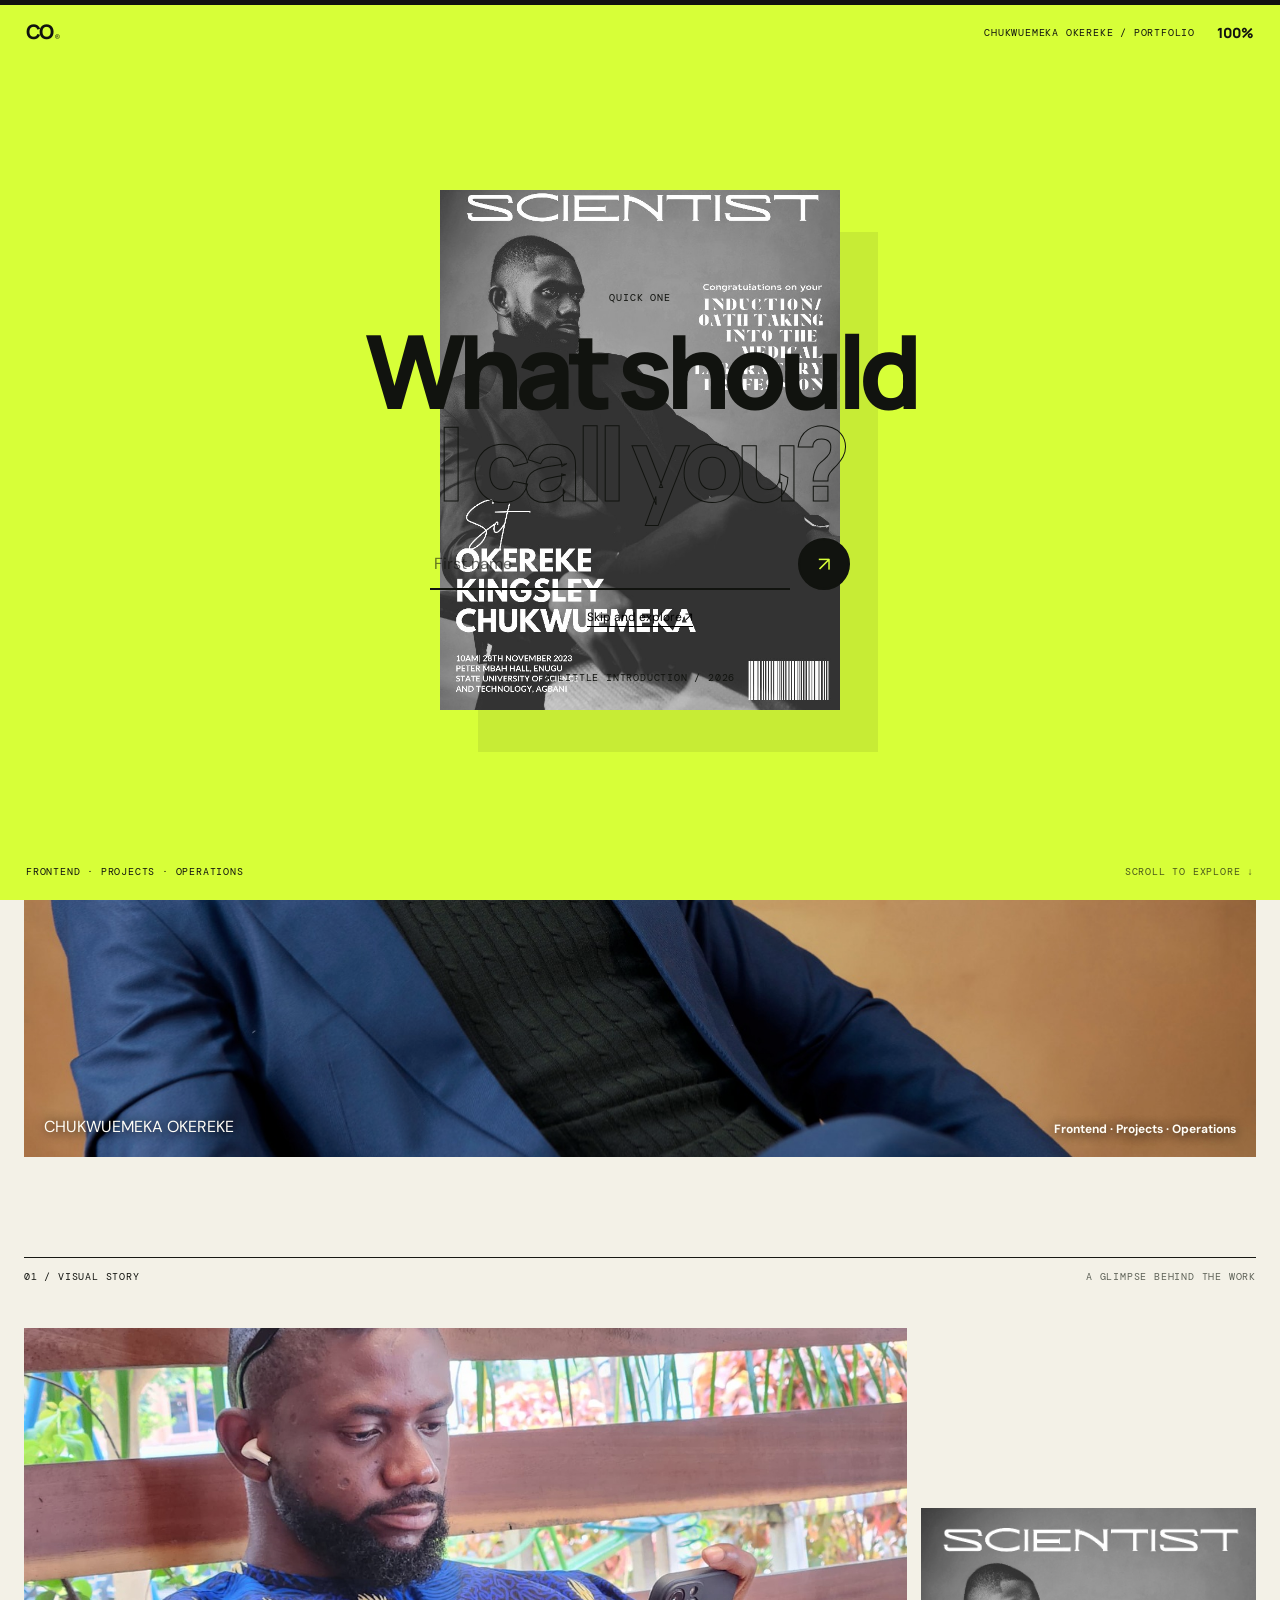
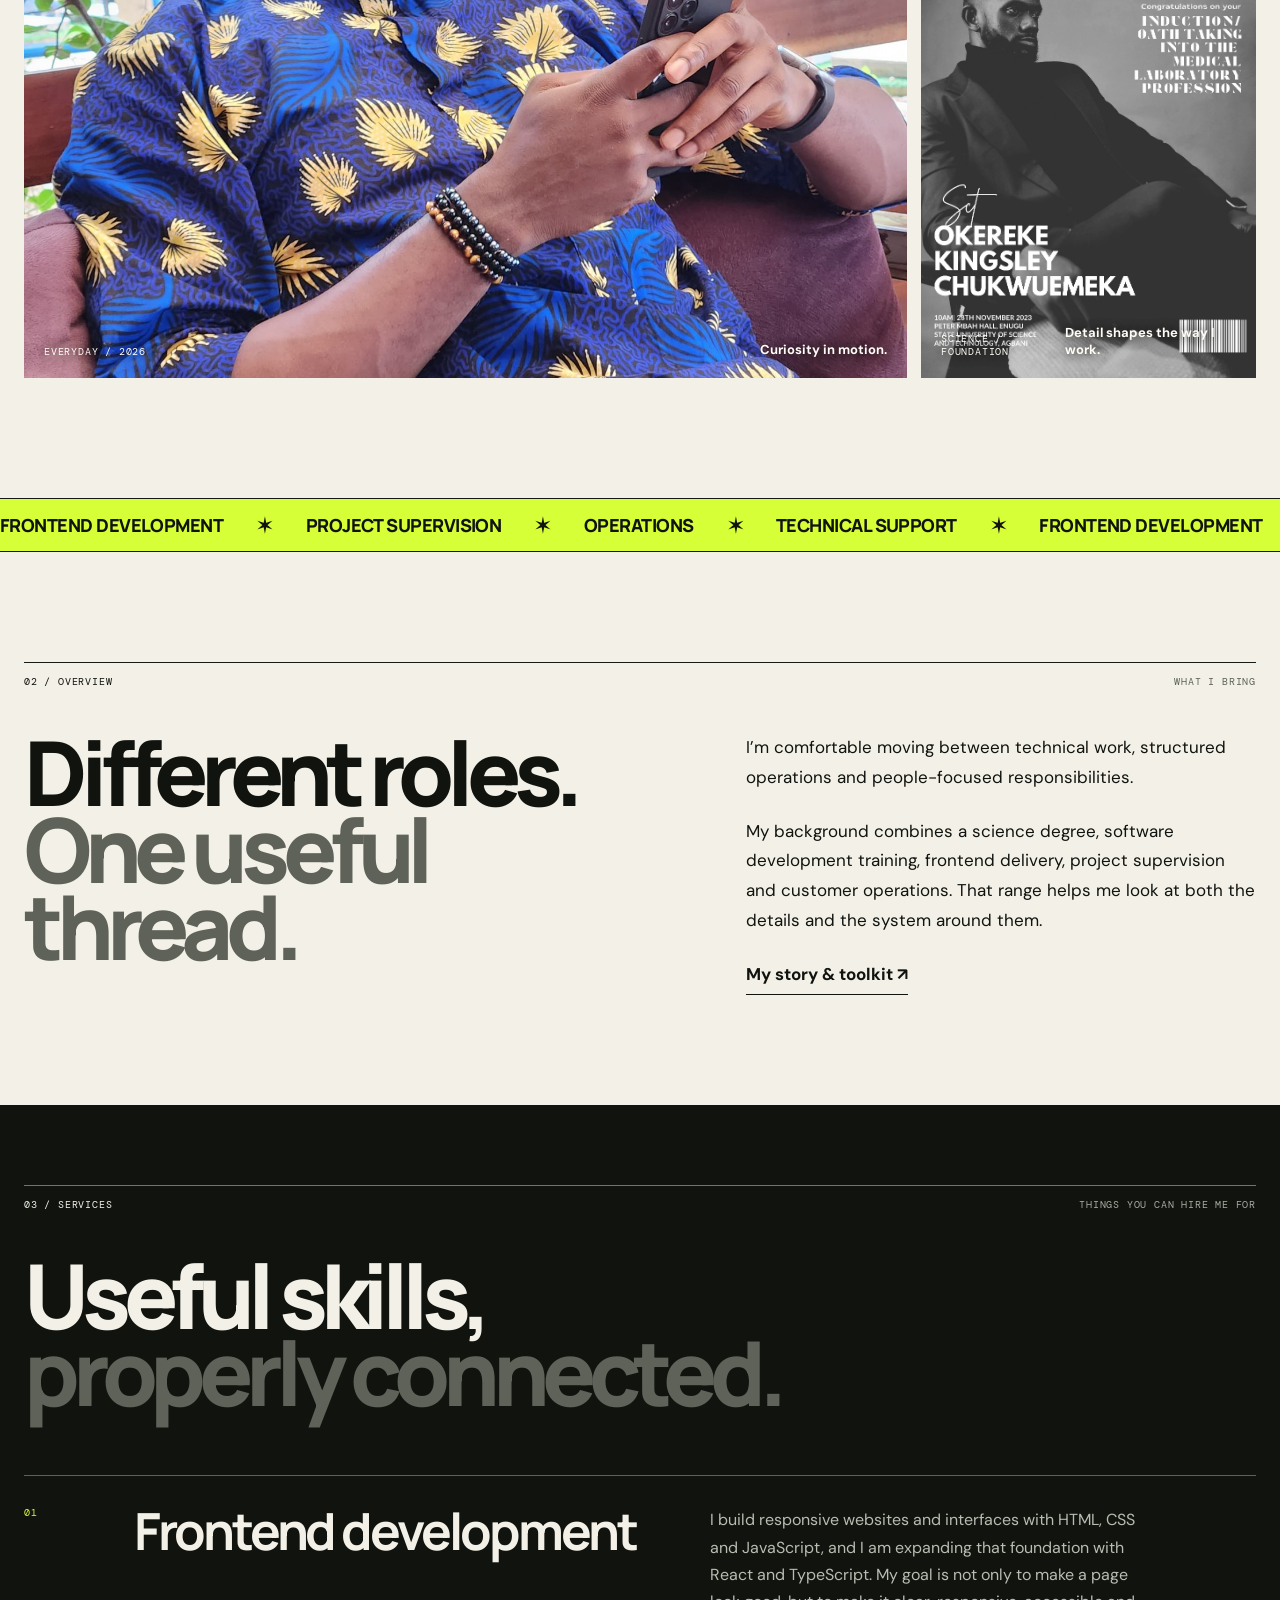
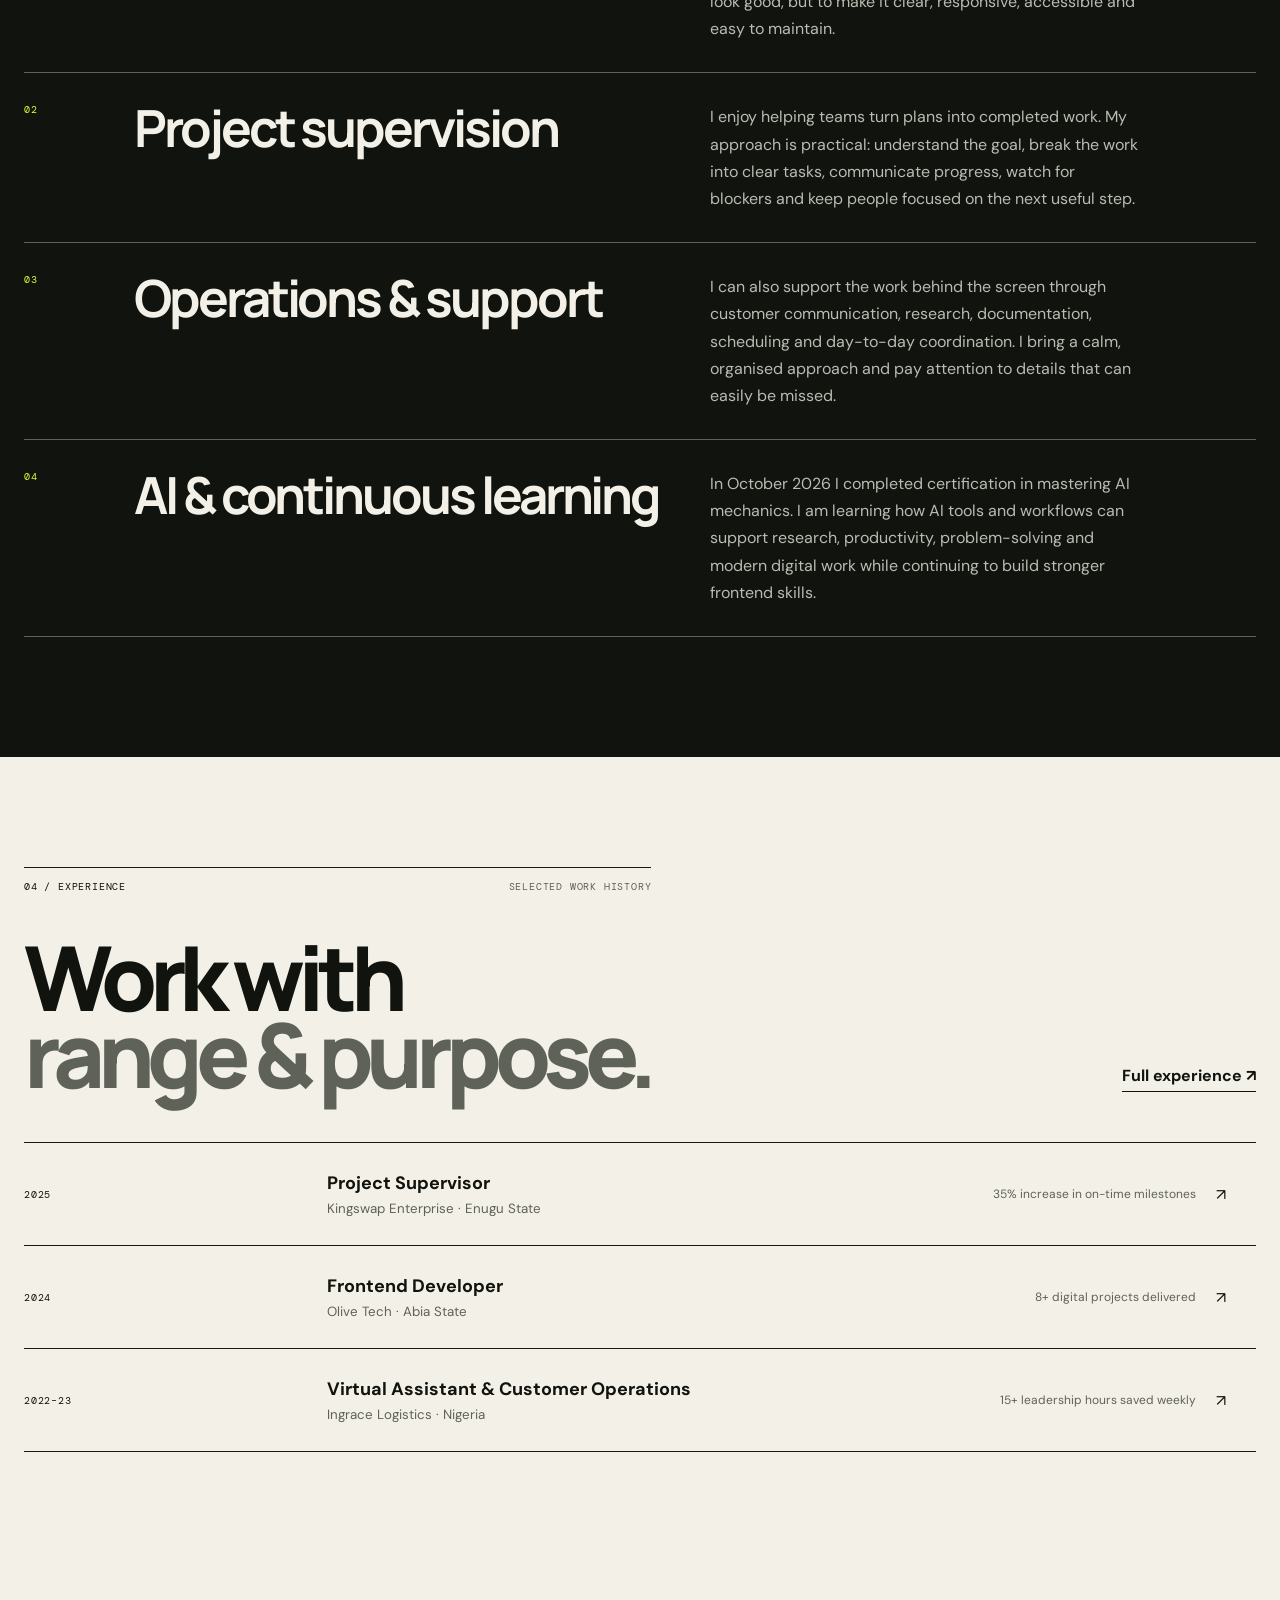
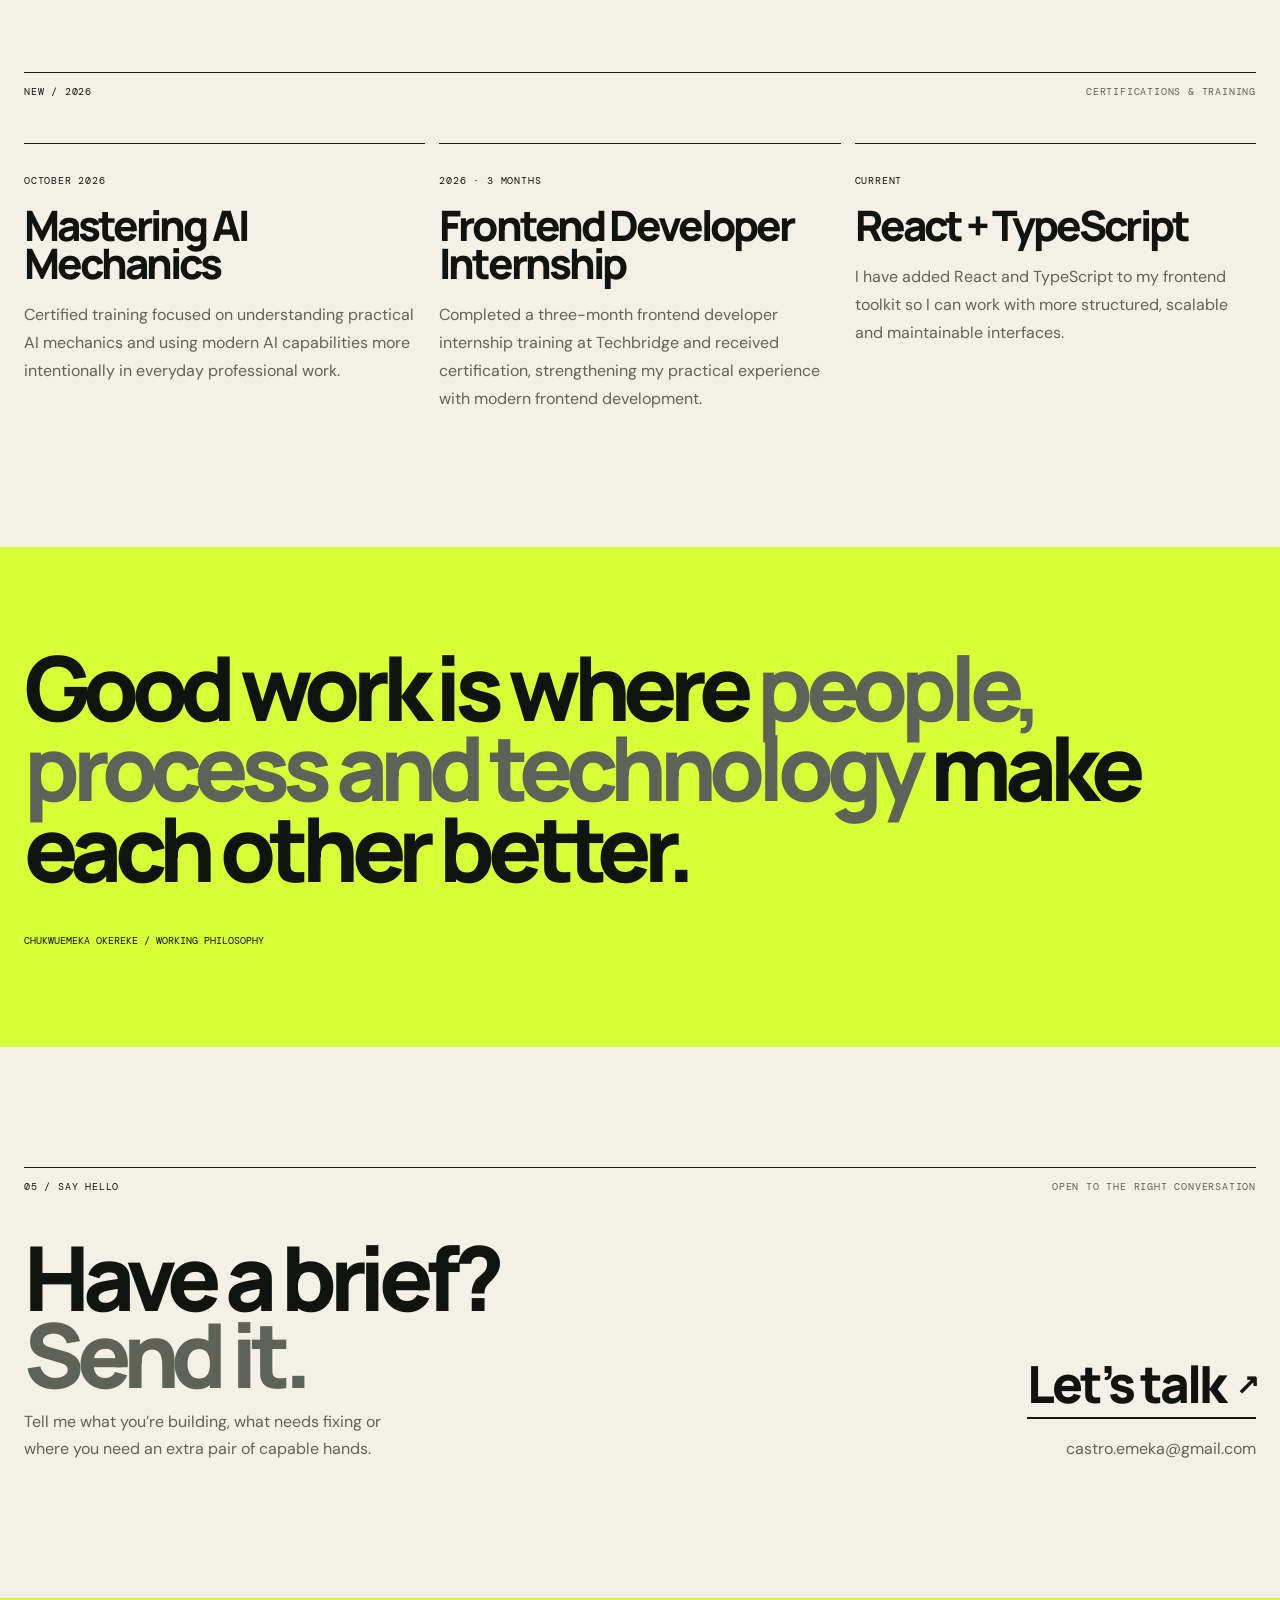
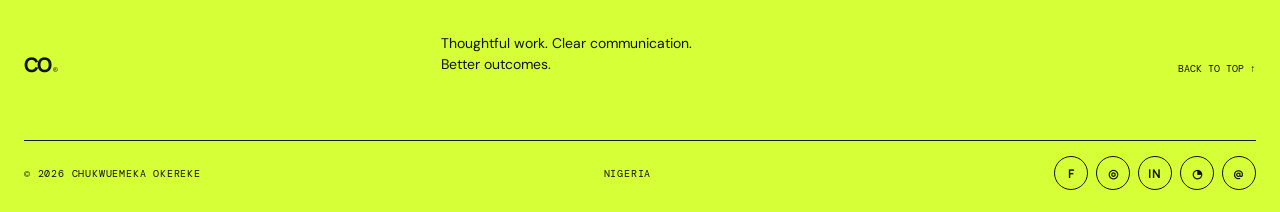
<file: index.html>
<!DOCTYPE html>

<html lang="en">

<head>
    <meta charset="utf-8" />
    <meta content="width=device-width,initial-scale=1" name="viewport" />
    <meta content="Chukwuemeka Okereke — frontend developer, project supervisor and operations professional."
        name="description" />
    <title>Chukwuemeka Okereke — Portfolio</title>
    <link href="style.css" rel="stylesheet" />
    <script defer="" src="js/main.js"></script>
</head>

<body class="welcome-open">
    <div class="reading-progress"><span></span></div>
    <div class="intro-screen" id="welcome">
        <div class="intro-progress"><span id="intro-progress-bar"></span></div>
        <div class="intro-top"><a class="wordmark" href="index.html">CO<span>®</span></a>
            <div class="intro-status"><span class="mono">CHUKWUEMEKA OKEREKE / PORTFOLIO</span><strong
                    id="intro-counter">0%</strong></div>
        </div>
        <div class="intro-gallery">
            <figure class="intro-photo intro-photo-a"><img alt="Formal portrait of Chukwuemeka Okereke"
                    src="assets/portraits/chukwuemeka-scientist-portrait.jpg" /></figure>
            <figure class="intro-photo intro-photo-b"><img alt="Chukwuemeka Okereke in a casual setting"
                    src="assets/portraits/chukwuemeka-casual-photo.jpg" /></figure>
            <figure class="intro-photo intro-photo-c"><img alt="Chukwuemeka Okereke in a blue suit"
                    src="assets/portraits/chukwuemeka-blue-suit.jpg" /></figure>
            <figure class="intro-photo intro-photo-d"><img alt="Chukwuemeka Okereke in white attire"
                    src="assets/portraits/chukwuemeka-white-attire.jpg" /></figure><span
                class="intro-gallery-label mono">A LITTLE INTRODUCTION / 2026</span>
        </div>
        <div class="intro-center">
            <p class="eyebrow">Quick one</p>
            <h1 id="welcome-title">What should<br /><em>I call you?</em></h1>
            <form class="welcome-form" id="welcome-form"><label class="sr-only" for="visitor-name">First
                    name</label><input autocomplete="given-name" id="visitor-name" placeholder="First name"
                    type="text" /><button aria-label="Continue" class="round-arrow" type="submit">↗</button></form>
            <button class="skip-intro" id="skip-intro">Skip and explore ↗</button>
        </div>
        <div class="intro-bottom"><span>FRONTEND · PROJECTS · OPERATIONS</span><span>SCROLL TO EXPLORE ↓</span></div>
    </div>
    <header class="site-header">
        <div class="nav-shell"><a class="wordmark" href="index.html">CO<span>®</span></a>
            <nav class="main-nav" id="main-nav"><a class="active" href="index.html">Home</a><a
                    href="work.html">Work</a><a href="about.html">About</a><a href="journal.html">Journal</a><a
                    href="contact.html">Contact</a></nav><a class="nav-cta" href="contact.html">Let’s talk
                <span>↗</span></a><button aria-controls="main-nav" aria-expanded="false" aria-label="Open menu"
                class="menu-toggle"><i></i><i></i></button>
        </div>
    </header>
    <main>
        <section class="hero-home section-wrap">
            <div class="home-grid">
                <div>
                    <p class="eyebrow">Hi there,</p>
                    <h1 class="home-title">I build things<br /><em>that work.</em></h1>
                </div>
                <div>
                    <p class="home-copy">I’m Chukwuemeka Okereke — a frontend developer and operations-focused
                        professional who enjoys turning ideas into useful digital experiences. I combine practical
                        software skills with project coordination, customer support and continuous learning, including
                        recent training in AI mechanics, React and TypeScript.</p>
                    <div class="hero-actions"><a class="pill dark" href="work.html">See the work <span>↗</span></a><a
                            class="pill" href="contact.html">Say hi <span>↗</span></a></div>
                </div>
            </div>
            <figure class="hero-photo reveal"><img alt="Chukwuemeka Okereke in a formal portrait"
                    src="assets/portraits/chukwuemeka-blue-suit.jpg" />
                <figcaption><span>CHUKWUEMEKA OKEREKE</span><b>Frontend · Projects · Operations</b></figcaption>
            </figure>
        </section>
        <section class="visual-story section-wrap">
            <div class="section-label"><span>01 / VISUAL STORY</span><span>A GLIMPSE BEHIND THE WORK</span></div>
            <div class="visual-story-grid">
                <figure class="story-main reveal"><img alt="Chukwuemeka Okereke in a blue traditional outfit"
                        src="assets/portraits/chukwuemeka-casual-photo.jpg" />
                    <figcaption><span>EVERYDAY / 2026</span><b>Curiosity in motion.</b></figcaption>
                </figure>
                <figure class="story-side reveal"><img alt="Chukwuemeka Okereke scientist portrait"
                        src="assets/portraits/chukwuemeka-scientist-portrait.jpg" />
                    <figcaption><span>SCIENCE / FOUNDATION</span><b>Detail shapes the way I work.</b></figcaption>
                </figure>
            </div>
        </section>
        <div class="marquee">
            <div class="marquee-track"><span>FRONTEND DEVELOPMENT</span><i>✶</i><span>PROJECT
                    SUPERVISION</span><i>✶</i><span>OPERATIONS</span><i>✶</i><span>TECHNICAL
                    SUPPORT</span><i>✶</i><span>FRONTEND DEVELOPMENT</span><i>✶</i><span>PROJECT
                    SUPERVISION</span><i>✶</i><span>OPERATIONS</span><i>✶</i><span>TECHNICAL SUPPORT</span><i>✶</i>
            </div>
        </div>
        <section class="overview section-wrap">
            <div class="section-label"><span>02 / OVERVIEW</span><span>WHAT I BRING</span></div>
            <div class="overview-grid">
                <h2>Different roles.<br /><em>One useful thread.</em></h2>
                <div class="overview-copy">
                    <p>I’m comfortable moving between technical work, structured operations and people-focused
                        responsibilities.</p>
                    <p>My background combines a science degree, software development training, frontend delivery,
                        project supervision and customer operations. That range helps me look at both the details and
                        the system around them.</p><a class="text-link" href="about.html">My story &amp; toolkit ↗</a>
                </div>
            </div>
        </section>
        <section class="services">
            <div class="section-wrap">
                <div class="section-label"><span>03 / SERVICES</span><span>THINGS YOU CAN HIRE ME FOR</span></div>
                <h2>Useful skills,<br /><em>properly connected.</em></h2>
                <div class="service-list">
                    <article class="service-row"><span class="service-no">01</span>
                        <h3>Frontend development</h3>
                        <p>I build responsive websites and interfaces with HTML, CSS and JavaScript, and I am expanding
                            that foundation with React and TypeScript. My goal is not only to make a page look good, but
                            to make it clear, responsive, accessible and easy to maintain.</p>
                    </article>
                    <article class="service-row"><span class="service-no">02</span>
                        <h3>Project supervision</h3>
                        <p>I enjoy helping teams turn plans into completed work. My approach is practical: understand
                            the goal, break the work into clear tasks, communicate progress, watch for blockers and keep
                            people focused on the next useful step.</p>
                    </article>
                    <article class="service-row"><span class="service-no">03</span>
                        <h3>Operations &amp; support</h3>
                        <p>I can also support the work behind the screen through customer communication, research,
                            documentation, scheduling and day-to-day coordination. I bring a calm, organised approach
                            and pay attention to details that can easily be missed.</p>
                    </article>
                    <article class="service-row"><span class="service-no">04</span>
                        <h3>AI &amp; continuous learning</h3>
                        <p>In October 2026 I completed certification in mastering AI mechanics. I am learning how AI
                            tools and workflows can support research, productivity, problem-solving and modern digital
                            work while continuing to build stronger frontend skills.</p>
                    </article>
                </div>
            </div>
        </section>
        <section class="career section-wrap">
            <div class="career-head">
                <div>
                    <div class="section-label"><span>04 / EXPERIENCE</span><span>SELECTED WORK HISTORY</span></div>
                    <h2>Work with<br /><em>range &amp; purpose.</em></h2>
                </div><a class="text-link" href="work.html">Full experience ↗</a>
            </div>
            <div class="career-row reveal"><span class="mono">2025</span>
                <div><strong>Project Supervisor</strong><small>Kingswap Enterprise · Enugu State</small></div><span
                    class="result">35% increase in on-time milestones</span><span>↗</span>
            </div>
            <div class="career-row reveal"><span class="mono">2024</span>
                <div><strong>Frontend Developer</strong><small>Olive Tech · Abia State</small></div><span
                    class="result">8+ digital projects delivered</span><span>↗</span>
            </div>
            <div class="career-row reveal"><span class="mono">2022–23</span>
                <div><strong>Virtual Assistant &amp; Customer Operations</strong><small>Ingrace Logistics ·
                        Nigeria</small></div><span class="result">15+ leadership hours saved weekly</span><span>↗</span>
            </div>
        </section>
        <section class="learning-strip section-wrap">
            <div class="section-label"><span>NEW / 2026</span><span>CERTIFICATIONS &amp; TRAINING</span></div>
            <div class="learning-grid">
                <article><span class="mono">OCTOBER 2026</span>
                    <h3>Mastering AI Mechanics</h3>
                    <p>Certified training focused on understanding practical AI mechanics and using modern AI
                        capabilities more intentionally in everyday professional work.</p>
                </article>
                <article><span class="mono">2026 · 3 MONTHS</span>
                    <h3>Frontend Developer Internship</h3>
                    <p>Completed a three-month frontend developer internship training at Techbridge and received
                        certification, strengthening my practical experience with modern frontend development.</p>
                </article>
                <article><span class="mono">CURRENT</span>
                    <h3>React + TypeScript</h3>
                    <p>I have added React and TypeScript to my frontend toolkit so I can work with more structured,
                        scalable and maintainable interfaces.</p>
                </article>
            </div>
        </section>
        <section class="quote">
            <div class="section-wrap">
                <blockquote>Good work is where <em>people, process and technology</em> make each other better.
                </blockquote><cite>CHUKWUEMEKA OKEREKE / WORKING PHILOSOPHY</cite>
            </div>
        </section>
        <section class="cta section-wrap">
            <div class="section-label"><span>05 / SAY HELLO</span><span>OPEN TO THE RIGHT CONVERSATION</span></div>
            <div class="cta-grid">
                <div>
                    <h2>Have a brief?<br /><em>Send it.</em></h2>
                    <p>Tell me what you’re building, what needs fixing or where you need an extra pair of capable hands.
                    </p>
                </div>
                <div class="cta-link"><a class="big-link" href="contact.html">Let’s talk <span>↗</span></a>
                    <p><a href="mailto:castro.emeka@gmail.com">castro.emeka@gmail.com</a></p>
                </div>
            </div>
        </section>
    </main>
    <footer class="site-footer">
        <div class="footer-top section-wrap"><a class="wordmark" href="index.html">CO<span>®</span></a>
            <p>Thoughtful work. Clear communication.<br />Better outcomes.</p><a class="back-top" href="#top">Back to
                top ↑</a>
        </div>
        <div class="footer-bottom section-wrap"><span>© <span data-year=""></span> CHUKWUEMEKA
                OKEREKE</span><span>NIGERIA</span>
            <div class="social-links"><a aria-label="Facebook" href="https://www.facebook.com/castroemeka"
                    rel="noopener" target="_blank">f</a><a aria-label="Instagram"
                    href="https://www.instagram.com/castroemeka" rel="noopener" target="_blank">◎</a><a
                    aria-label="LinkedIn" href="https://www.linkedin.com/in/castroemeka" rel="noopener"
                    target="_blank">in</a><a aria-label="WhatsApp" href="https://wa.me/2348140007851" rel="noopener"
                    target="_blank">◔</a><a aria-label="Email" href="mailto:castro.emeka@gmail.com">@</a></div>
        </div>
    </footer>
</body>

</html>
</file>
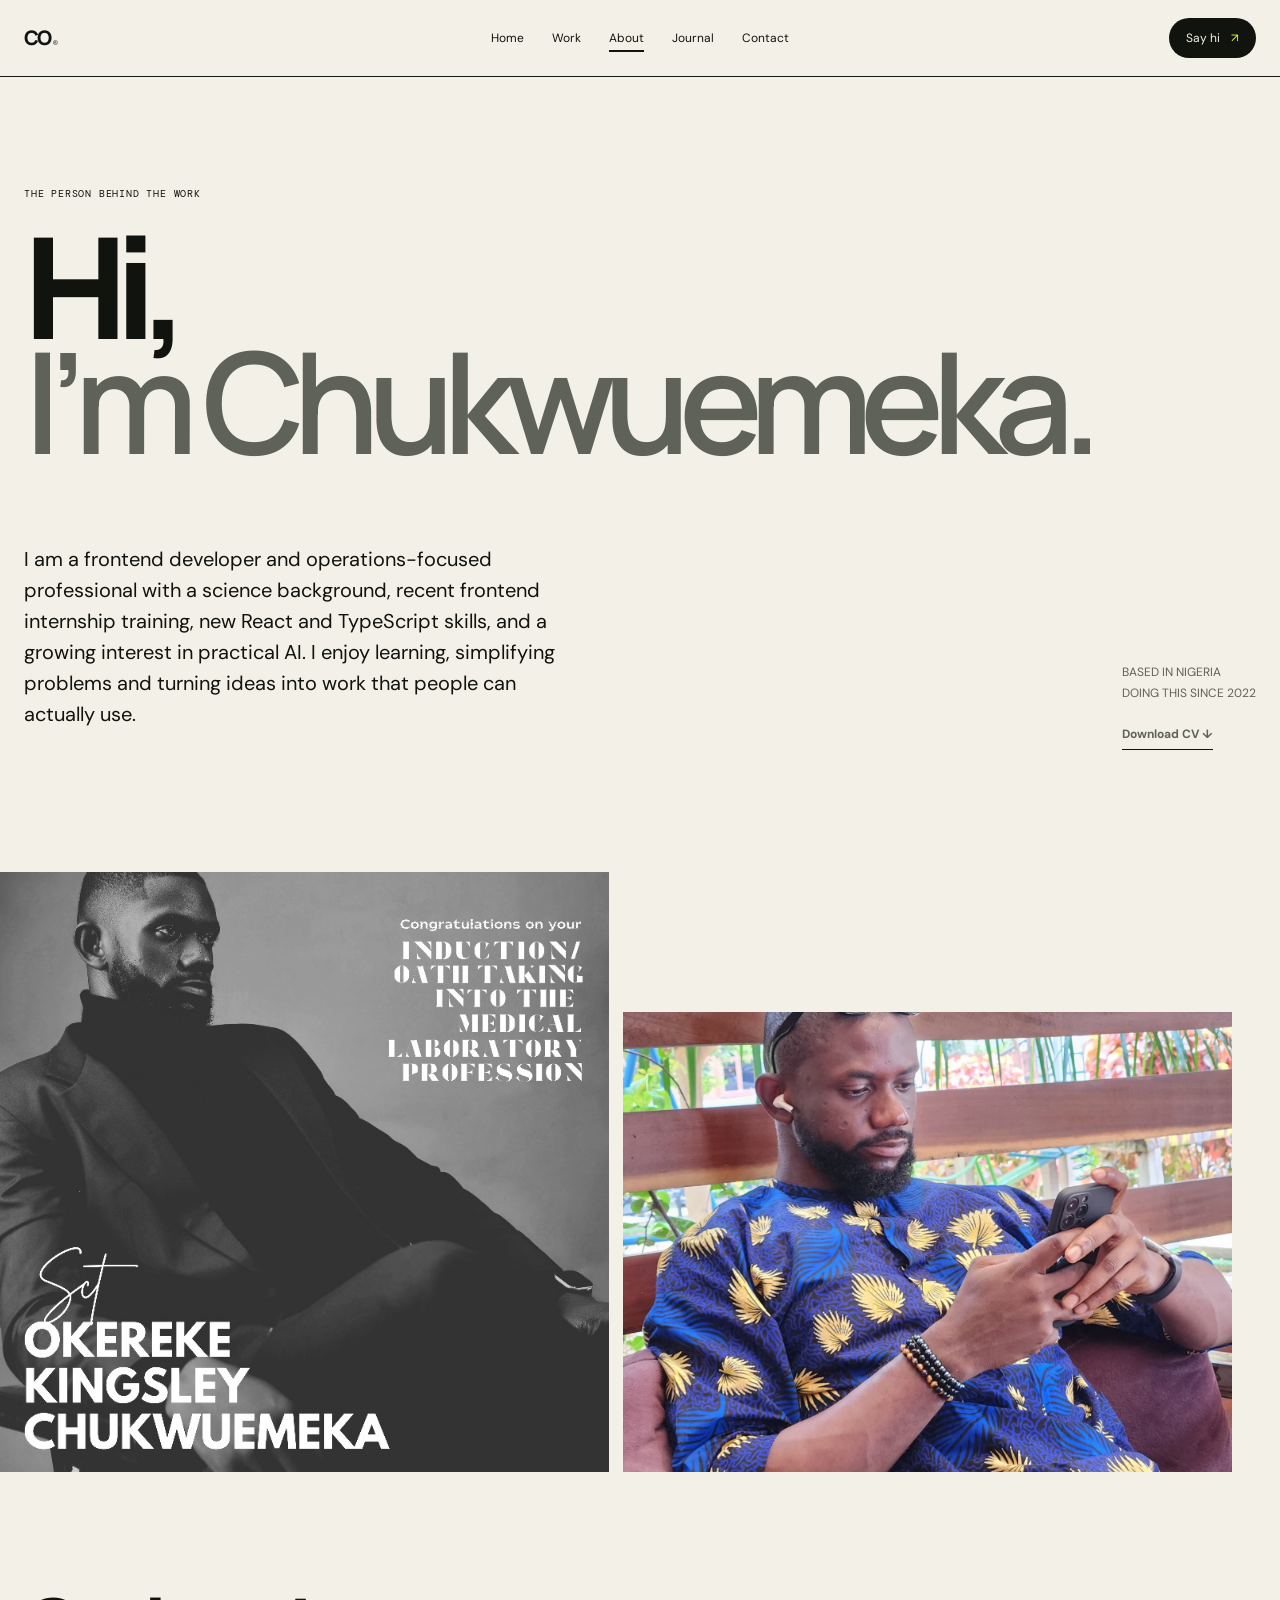
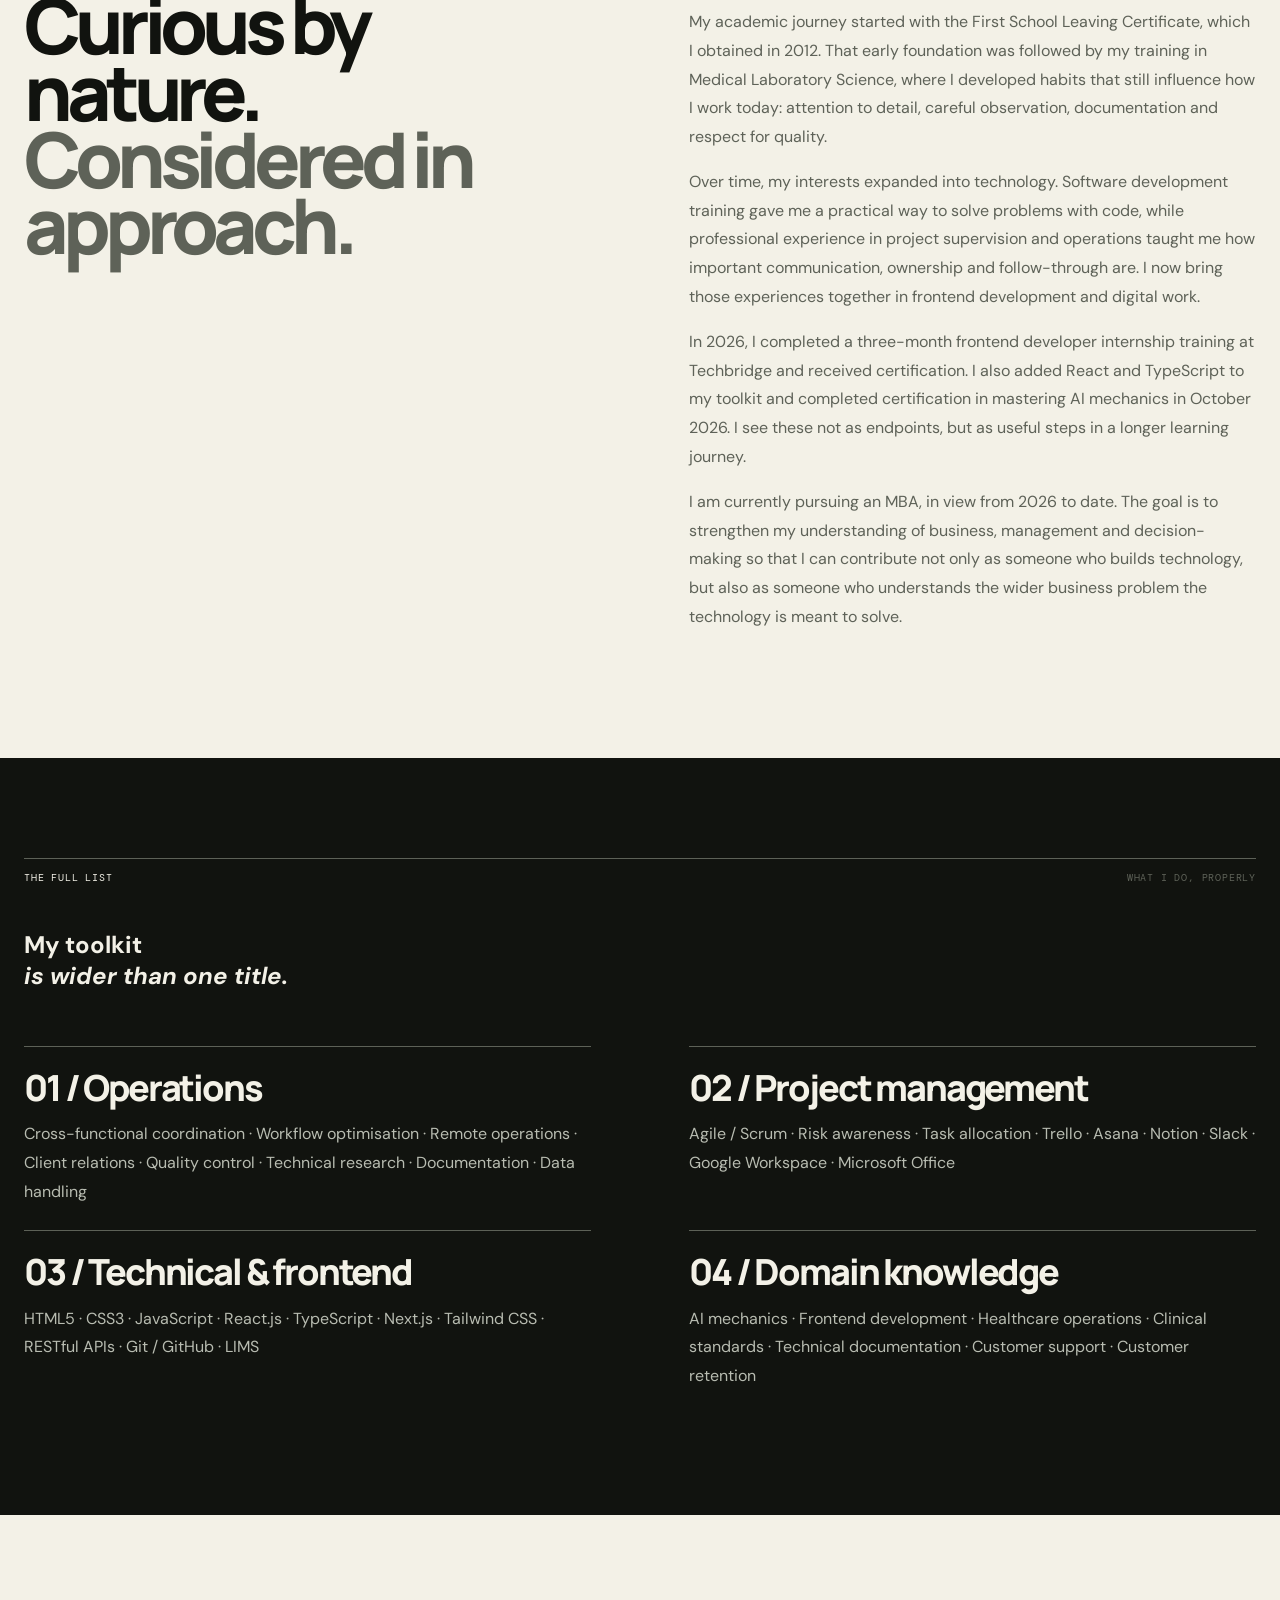
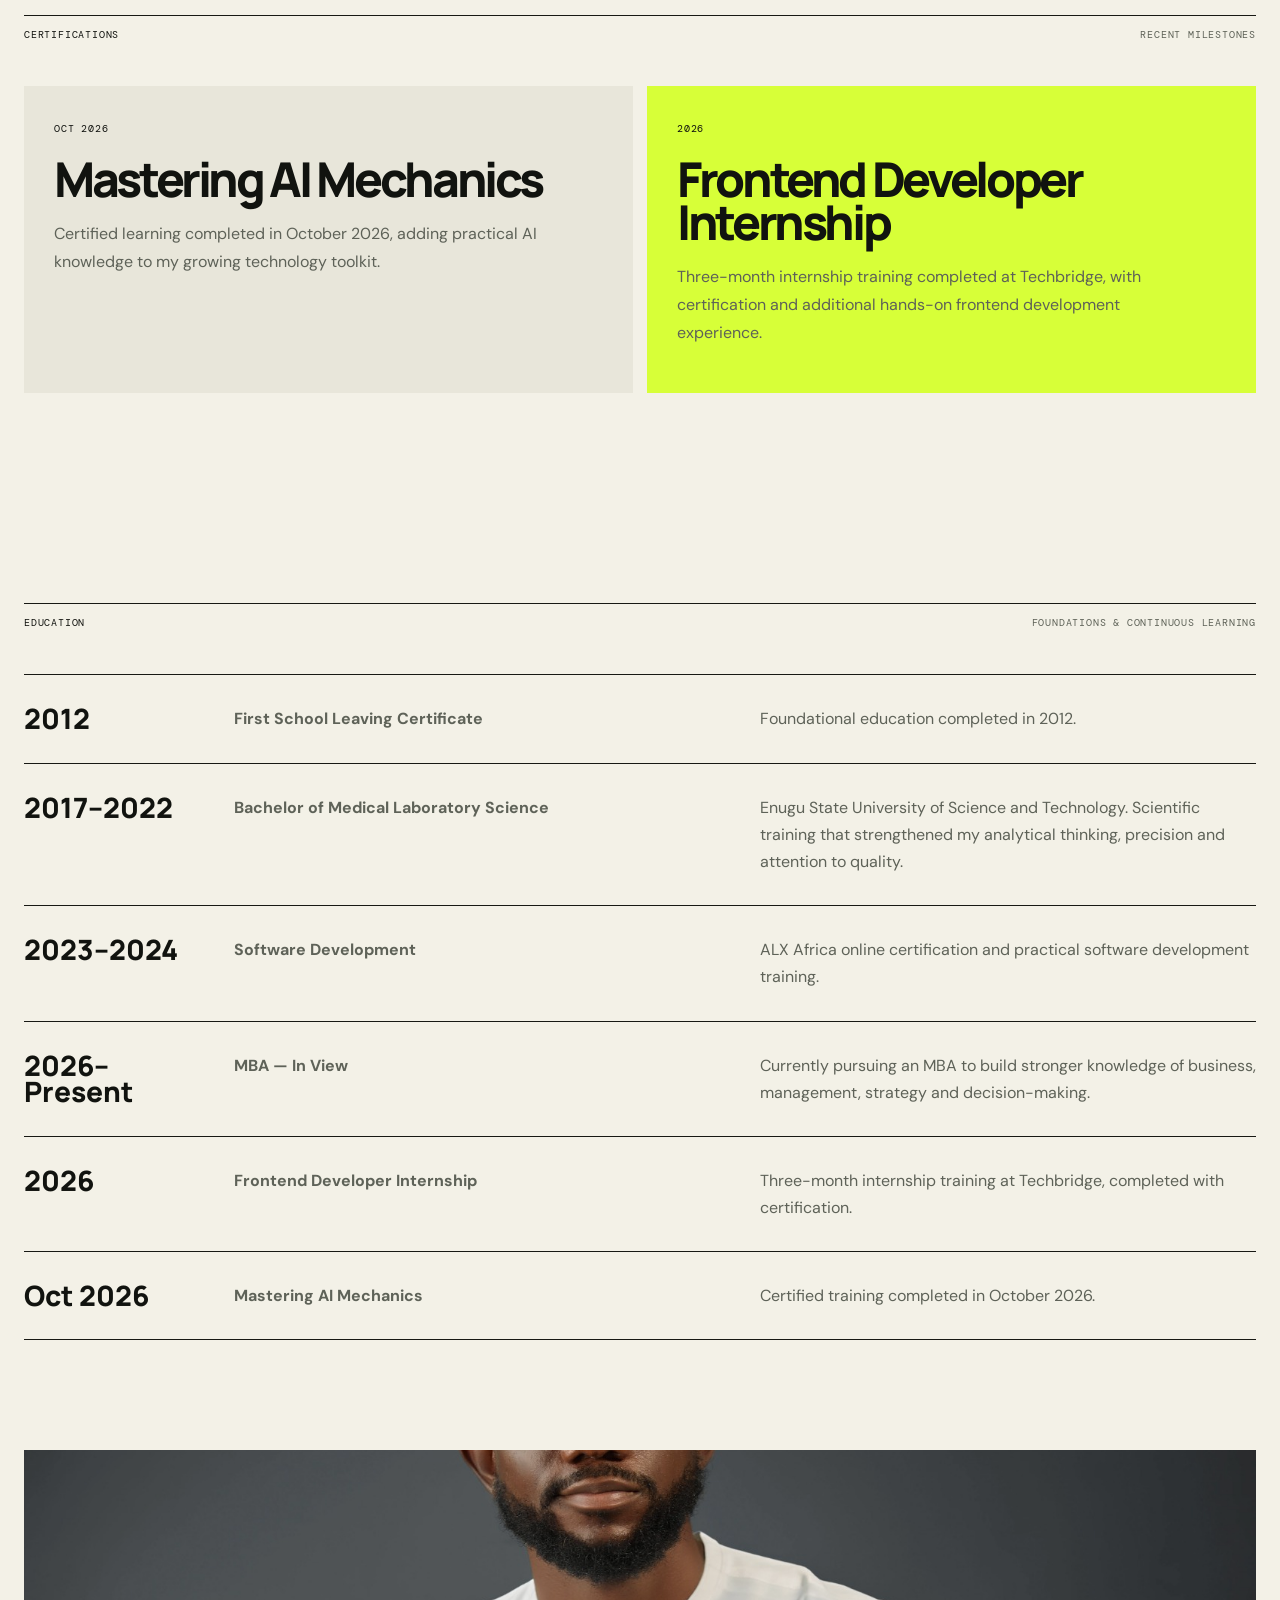
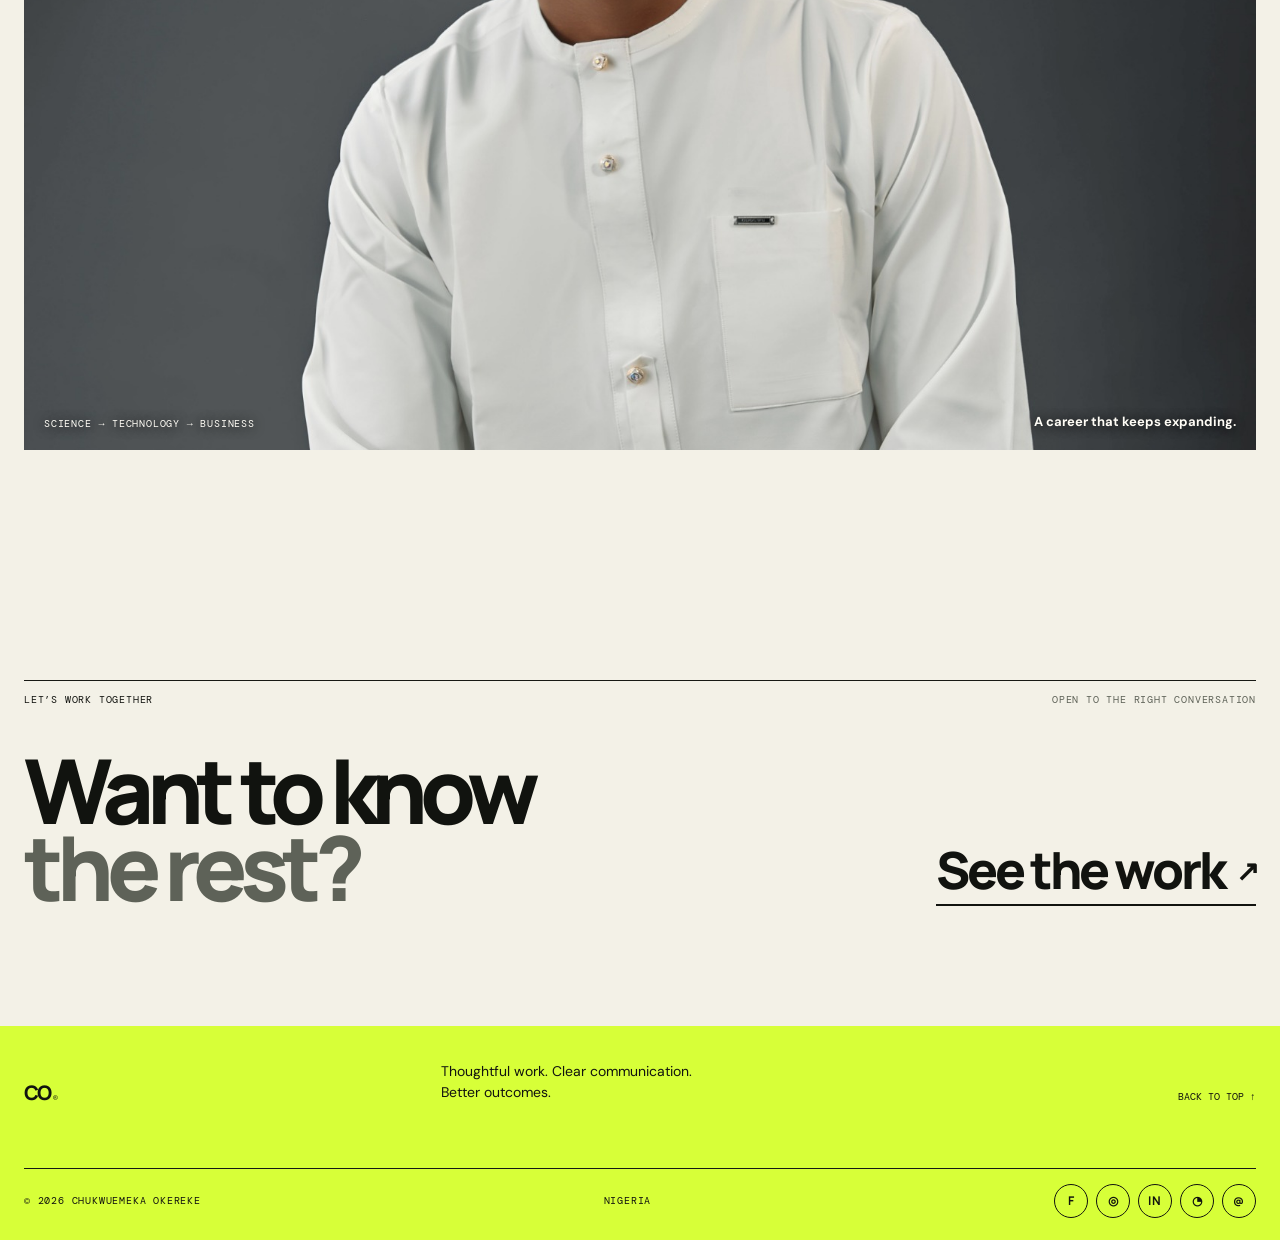
<file: about.html>
<!DOCTYPE html>

<html lang="en">

<head>
    <meta charset="utf-8" />
    <meta content="width=device-width,initial-scale=1" name="viewport" />
    <title>About — Chukwuemeka Okereke</title>
    <link href="style.css" rel="stylesheet" />
    <script defer="" src="js/main.js"></script>
</head>

<body>
    <header class="site-header">
        <div class="nav-shell"><a class="wordmark" href="index.html">CO<span>®</span></a>
            <nav class="main-nav" id="main-nav"><a href="index.html">Home</a><a href="work.html">Work</a><a
                    class="active" href="about.html">About</a><a href="journal.html">Journal</a><a
                    href="contact.html">Contact</a></nav><a class="nav-cta" href="contact.html">Say hi
                <span>↗</span></a><button aria-controls="main-nav" aria-expanded="false" aria-label="Open menu"
                class="menu-toggle"><i></i><i></i></button>
        </div>
    </header>
    <main>
        <section class="page-hero section-wrap">
            <p class="eyebrow">The person behind the work</p>
            <h1>Hi,<br /><em>I’m Chukwuemeka.</em></h1>
            <div class="page-hero-bottom">
                <p class="lede">I am a frontend developer and operations-focused professional with a science background,
                    recent frontend internship training, new React and TypeScript skills, and a growing interest in
                    practical AI. I enjoy learning, simplifying problems and turning ideas into work that people can
                    actually use.</p>
                <div class="mini-note">BASED IN NIGERIA<br />DOING THIS SINCE 2022<br /><br /><a class="text-link"
                        href="assets/Chukwuemeka-Okereke-CV.pdf">Download CV ↓</a></div>
            </div>
        </section>
        <section class="about-photo section-wrap">
            <figure class="reveal"><img alt="Chukwuemeka Okereke scientist portrait"
                    src="assets/portraits/chukwuemeka-scientist-portrait.jpg" /></figure>
            <figure class="reveal"><img alt="Chukwuemeka Okereke in a casual setting"
                    src="assets/portraits/chukwuemeka-casual-photo.jpg" /></figure>
        </section>
        <section class="about-copy section-wrap">
            <h2>Curious by nature.<br /><em>Considered in approach.</em></h2>
            <div class="copy">
                <p>My academic journey started with the First School Leaving Certificate, which I obtained in 2012. That
                    early foundation was followed by my training in Medical Laboratory Science, where I developed habits
                    that still influence how I work today: attention to detail, careful observation, documentation and
                    respect for quality.</p>
                <p>Over time, my interests expanded into technology. Software development training gave me a practical
                    way to solve problems with code, while professional experience in project supervision and operations
                    taught me how important communication, ownership and follow-through are. I now bring those
                    experiences together in frontend development and digital work.</p>
                <p>In 2026, I completed a three-month frontend developer internship training at Techbridge and received
                    certification. I also added React and TypeScript to my toolkit and completed certification in
                    mastering AI mechanics in October 2026. I see these not as endpoints, but as useful steps in a
                    longer learning journey.</p>
                <p>I am currently pursuing an MBA, in view from 2026 to date. The goal is to strengthen my understanding
                    of business, management and decision-making so that I can contribute not only as someone who builds
                    technology, but also as someone who understands the wider business problem the technology is meant
                    to solve.</p>
            </div>
        </section>
        <section class="toolkit">
            <div class="section-wrap">
                <div class="section-label"><span>THE FULL LIST</span><span>WHAT I DO, PROPERLY</span></div>
                <h2>My toolkit<br /><em>is wider than one title.</em></h2>
                <div class="skill-grid">
                    <div class="skill-group">
                        <h3>01 / Operations</h3>
                        <p>Cross-functional coordination · Workflow optimisation · Remote operations · Client relations
                            · Quality control · Technical research · Documentation · Data handling</p>
                    </div>
                    <div class="skill-group">
                        <h3>02 / Project management</h3>
                        <p>Agile / Scrum · Risk awareness · Task allocation · Trello · Asana · Notion · Slack · Google
                            Workspace · Microsoft Office</p>
                    </div>
                    <div class="skill-group">
                        <h3>03 / Technical &amp; frontend</h3>
                        <p>HTML5 · CSS3 · JavaScript · React.js · TypeScript · Next.js · Tailwind CSS · RESTful APIs ·
                            Git / GitHub · LIMS</p>
                    </div>
                    <div class="skill-group">
                        <h3>04 / Domain knowledge</h3>
                        <p>AI mechanics · Frontend development · Healthcare operations · Clinical standards · Technical
                            documentation · Customer support · Customer retention</p>
                    </div>
                </div>
            </div>
        </section>
        <section class="certifications section-wrap">
            <div class="section-label"><span>CERTIFICATIONS</span><span>RECENT MILESTONES</span></div>
            <div class="cert-grid">
                <article class="cert-card"><span class="mono">OCT 2026</span>
                    <h3>Mastering AI Mechanics</h3>
                    <p>Certified learning completed in October 2026, adding practical AI knowledge to my growing
                        technology toolkit.</p>
                </article>
                <article class="cert-card"><span class="mono">2026</span>
                    <h3>Frontend Developer Internship</h3>
                    <p>Three-month internship training completed at Techbridge, with certification and additional
                        hands-on frontend development experience.</p>
                </article>
            </div>
        </section>
        <section class="education section-wrap">
            <div class="section-label"><span>EDUCATION</span><span>FOUNDATIONS &amp; CONTINUOUS LEARNING</span></div>
            <div class="education-row"><strong>2012</strong>
                <p><b>First School Leaving Certificate</b></p>
                <p>Foundational education completed in 2012.</p>
            </div>
            <div class="education-row"><strong>2017–2022</strong>
                <p><b>Bachelor of Medical Laboratory Science</b></p>
                <p>Enugu State University of Science and Technology. Scientific training that strengthened my analytical
                    thinking, precision and attention to quality.</p>
            </div>
            <div class="education-row"><strong>2023–2024</strong>
                <p><b>Software Development</b></p>
                <p>ALX Africa online certification and practical software development training.</p>
            </div>
            <div class="education-row"><strong>2026–Present</strong>
                <p><b>MBA — In View</b></p>
                <p>Currently pursuing an MBA to build stronger knowledge of business, management, strategy and
                    decision-making.</p>
            </div>
            <div class="education-row"><strong>2026</strong>
                <p><b>Frontend Developer Internship</b></p>
                <p>Three-month internship training at Techbridge, completed with certification.</p>
            </div>
            <div class="education-row"><strong>Oct 2026</strong>
                <p><b>Mastering AI Mechanics</b></p>
                <p>Certified training completed in October 2026.</p>
            </div>
        </section>
        <section class="credentials-photo section-wrap">
            <figure class="reveal"><img alt="Chukwuemeka Okereke formal scientist portrait"
                    src="assets/portraits/chukwuemeka-white-attire.jpg" />
                <figcaption><span>SCIENCE → TECHNOLOGY → BUSINESS</span><b>A career that keeps expanding.</b>
                </figcaption>
            </figure>
        </section>
        <section class="cta section-wrap">
            <div class="section-label"><span>LET’S WORK TOGETHER</span><span>OPEN TO THE RIGHT CONVERSATION</span></div>
            <div class="cta-grid">
                <div>
                    <h2>Want to know<br /><em>the rest?</em></h2>
                </div>
                <div class="cta-link"><a class="big-link" href="work.html">See the work <span>↗</span></a></div>
            </div>
        </section>
    </main>
    <footer class="site-footer">
        <div class="footer-top section-wrap"><a class="wordmark" href="index.html">CO<span>®</span></a>
            <p>Thoughtful work. Clear communication.<br />Better outcomes.</p><a class="back-top" href="#">Back to top
                ↑</a>
        </div>
        <div class="footer-bottom section-wrap"><span>© <span data-year=""></span> CHUKWUEMEKA
                OKEREKE</span><span>NIGERIA</span>
            <div class="social-links"><a href="https://www.facebook.com/castroemeka" target="_blank">f</a><a
                    href="https://www.instagram.com/castroemeka" target="_blank">◎</a><a
                    href="https://www.linkedin.com/in/castroemeka" target="_blank">in</a><a
                    href="https://wa.me/2348140007851" target="_blank">◔</a><a
                    href="mailto:castro.emeka@gmail.com">@</a></div>
        </div>
    </footer>
</body>

</html>
</file>
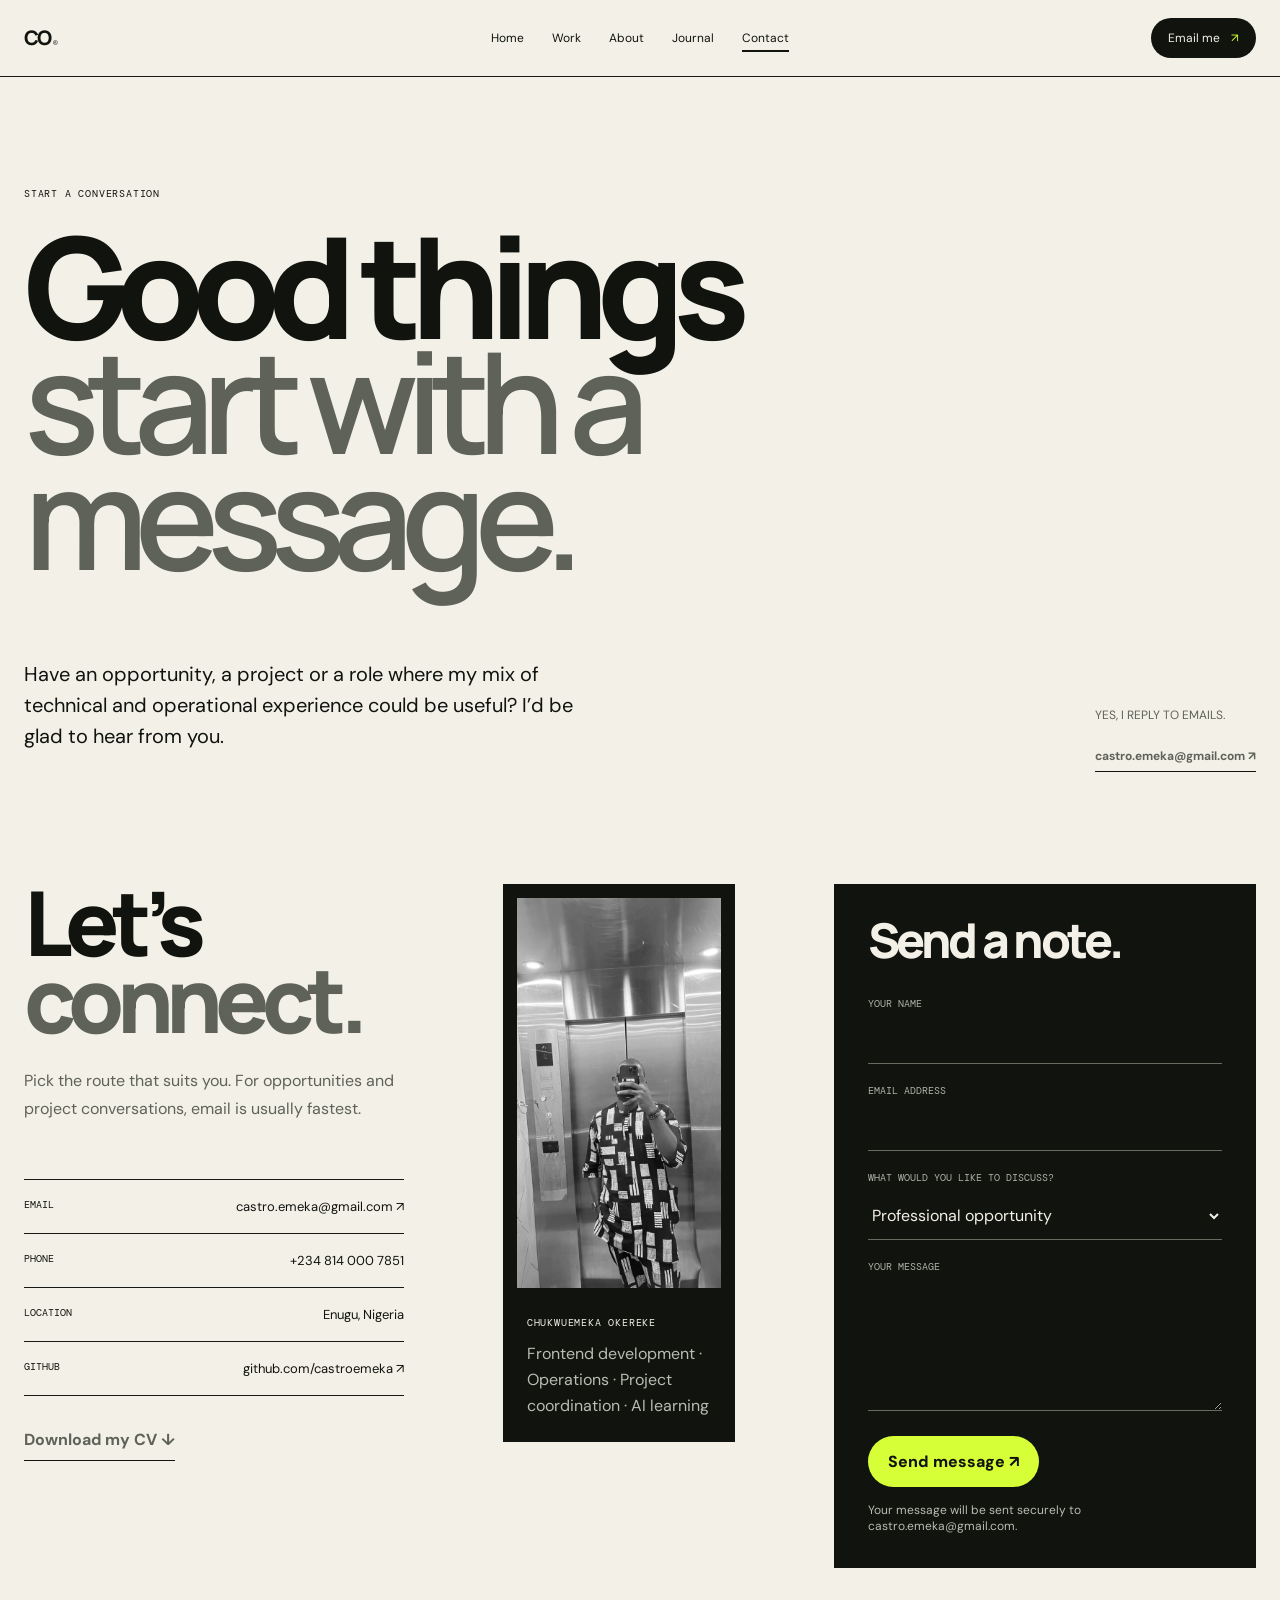
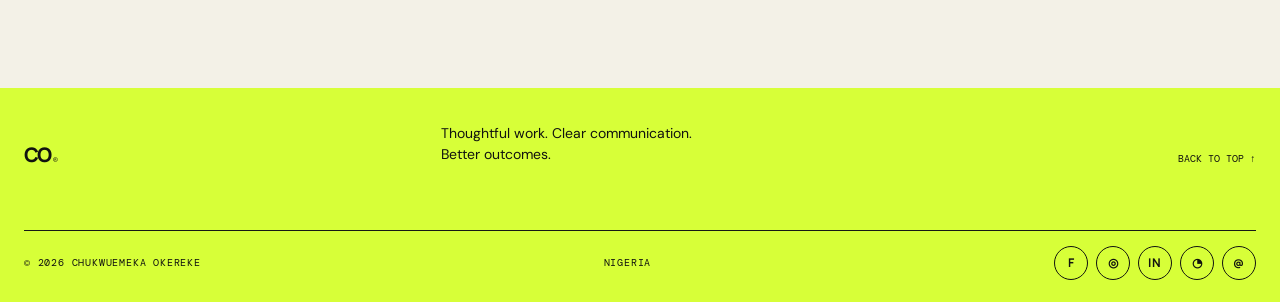
<file: contact.html>
<!DOCTYPE html>

<html lang="en">

<head>
    <meta charset="utf-8" />
    <meta content="width=device-width,initial-scale=1" name="viewport" />
    <title>Contact — Chukwuemeka Okereke</title>
    <link href="style.css" rel="stylesheet" />
    <script defer="" src="js/main.js"></script>
</head>

<body>
    <header class="site-header">
        <div class="nav-shell"><a class="wordmark" href="index.html">CO<span>®</span></a>
            <nav class="main-nav" id="main-nav"><a href="index.html">Home</a><a href="work.html">Work</a><a
                    href="about.html">About</a><a href="journal.html">Journal</a><a class="active"
                    href="contact.html">Contact</a></nav><a class="nav-cta" href="mailto:castro.emeka@gmail.com">Email
                me <span>↗</span></a><button aria-controls="main-nav" aria-expanded="false" aria-label="Open menu"
                class="menu-toggle"><i></i><i></i></button>
        </div>
    </header>
    <main>
        <section class="page-hero section-wrap">
            <p class="eyebrow">Start a conversation</p>
            <h1>Good things<br /><em>start with a message.</em></h1>
            <div class="page-hero-bottom">
                <p class="lede">Have an opportunity, a project or a role where my mix of technical and operational
                    experience could be useful? I’d be glad to hear from you.</p>
                <div class="mini-note">YES, I REPLY TO EMAILS.<br /><br /><a class="text-link"
                        href="mailto:castro.emeka@gmail.com">castro.emeka@gmail.com ↗</a></div>
            </div>
        </section>
        <section class="contact-layout section-wrap">
            <div class="contact-intro">
                <h2>Let’s<br /><em>connect.</em></h2>
                <p>Pick the route that suits you. For opportunities and project conversations, email is usually fastest.
                </p>
                <div class="direct">
                    <div class="direct-row"><span>Email</span><a
                            href="mailto:castro.emeka@gmail.com">castro.emeka@gmail.com ↗</a></div>
                    <div class="direct-row"><span>Phone</span><a href="tel:+2348140007851">+234 814 000 7851</a></div>
                    <div class="direct-row"><span>Location</span><span>Enugu, Nigeria</span></div>
                    <div class="direct-row"><span>GitHub</span><a href="https://github.com/castroemeka"
                            target="_blank">github.com/castroemeka ↗</a></div>
                </div>
                <p style="margin-top:30px"><a class="text-link" href="assets/Chukwuemeka-Okereke-CV.pdf">Download my CV
                        ↓</a></p>
            </div>
            <div class="contact-visual">
                <figure class="reveal"><img alt="Chukwuemeka Okereke formal portrait"
                        src="assets/portraits/WhatsApp Image 2026-11-22 at 5.53.18 AM.jpeg" /></figure>
                <div><span class="mono">CHUKWUEMEKA OKEREKE</span>
                    <p>Frontend development · Operations · Project coordination · AI learning</p>
                </div>
            </div>
            <form action="https://formsubmit.co/castro.emeka@gmail.com" class="contact-form" id="contact-form"
                method="POST"><input name="_subject" type="hidden"
                    value="New portfolio enquiry — Chukwuemeka Okereke" /><input name="_template" type="hidden"
                    value="table" /><input name="_captcha" type="hidden" value="false" /><input name="_next"
                    type="hidden" value="contact.html?sent=1" />
                <h3>Send a note.</h3>
                <div class="field"><label for="name">Your name</label><input id="name" name="name" required="" /></div>
                <div class="field"><label for="email">Email address</label><input id="email" name="email" required=""
                        type="email" /></div>
                <div class="field"><label for="topic">What would you like to discuss?</label><select id="topic"
                        name="topic">
                        <option>Professional opportunity</option>
                        <option>Frontend development</option>
                        <option>Project supervision / coordination</option>
                        <option>Operations / virtual assistance</option>
                        <option>Something else</option>
                    </select></div>
                <div class="field"><label for="message">Your message</label><textarea id="message" name="message"
                        required=""></textarea></div><button class="submit" type="submit">Send message ↗</button>
                <div class="form-feedback" id="form-feedback">Your message will be sent securely to
                    castro.emeka@gmail.com.</div>
            </form>
        </section>
    </main>
    <footer class="site-footer">
        <div class="footer-top section-wrap"><a class="wordmark" href="index.html">CO<span>®</span></a>
            <p>Thoughtful work. Clear communication.<br />Better outcomes.</p><a class="back-top" href="#">Back to top
                ↑</a>
        </div>
        <div class="footer-bottom section-wrap"><span>© <span data-year=""></span> CHUKWUEMEKA
                OKEREKE</span><span>NIGERIA</span>
            <div class="social-links"><a href="https://www.facebook.com/castroemeka" target="_blank">f</a><a
                    href="https://www.instagram.com/castroemeka" target="_blank">◎</a><a
                    href="https://www.linkedin.com/in/castroemeka" target="_blank">in</a><a
                    href="https://wa.me/2348140007851" target="_blank">◔</a><a
                    href="mailto:castro.emeka@gmail.com">@</a></div>
        </div>
    </footer>
</body>

</html>
</file>
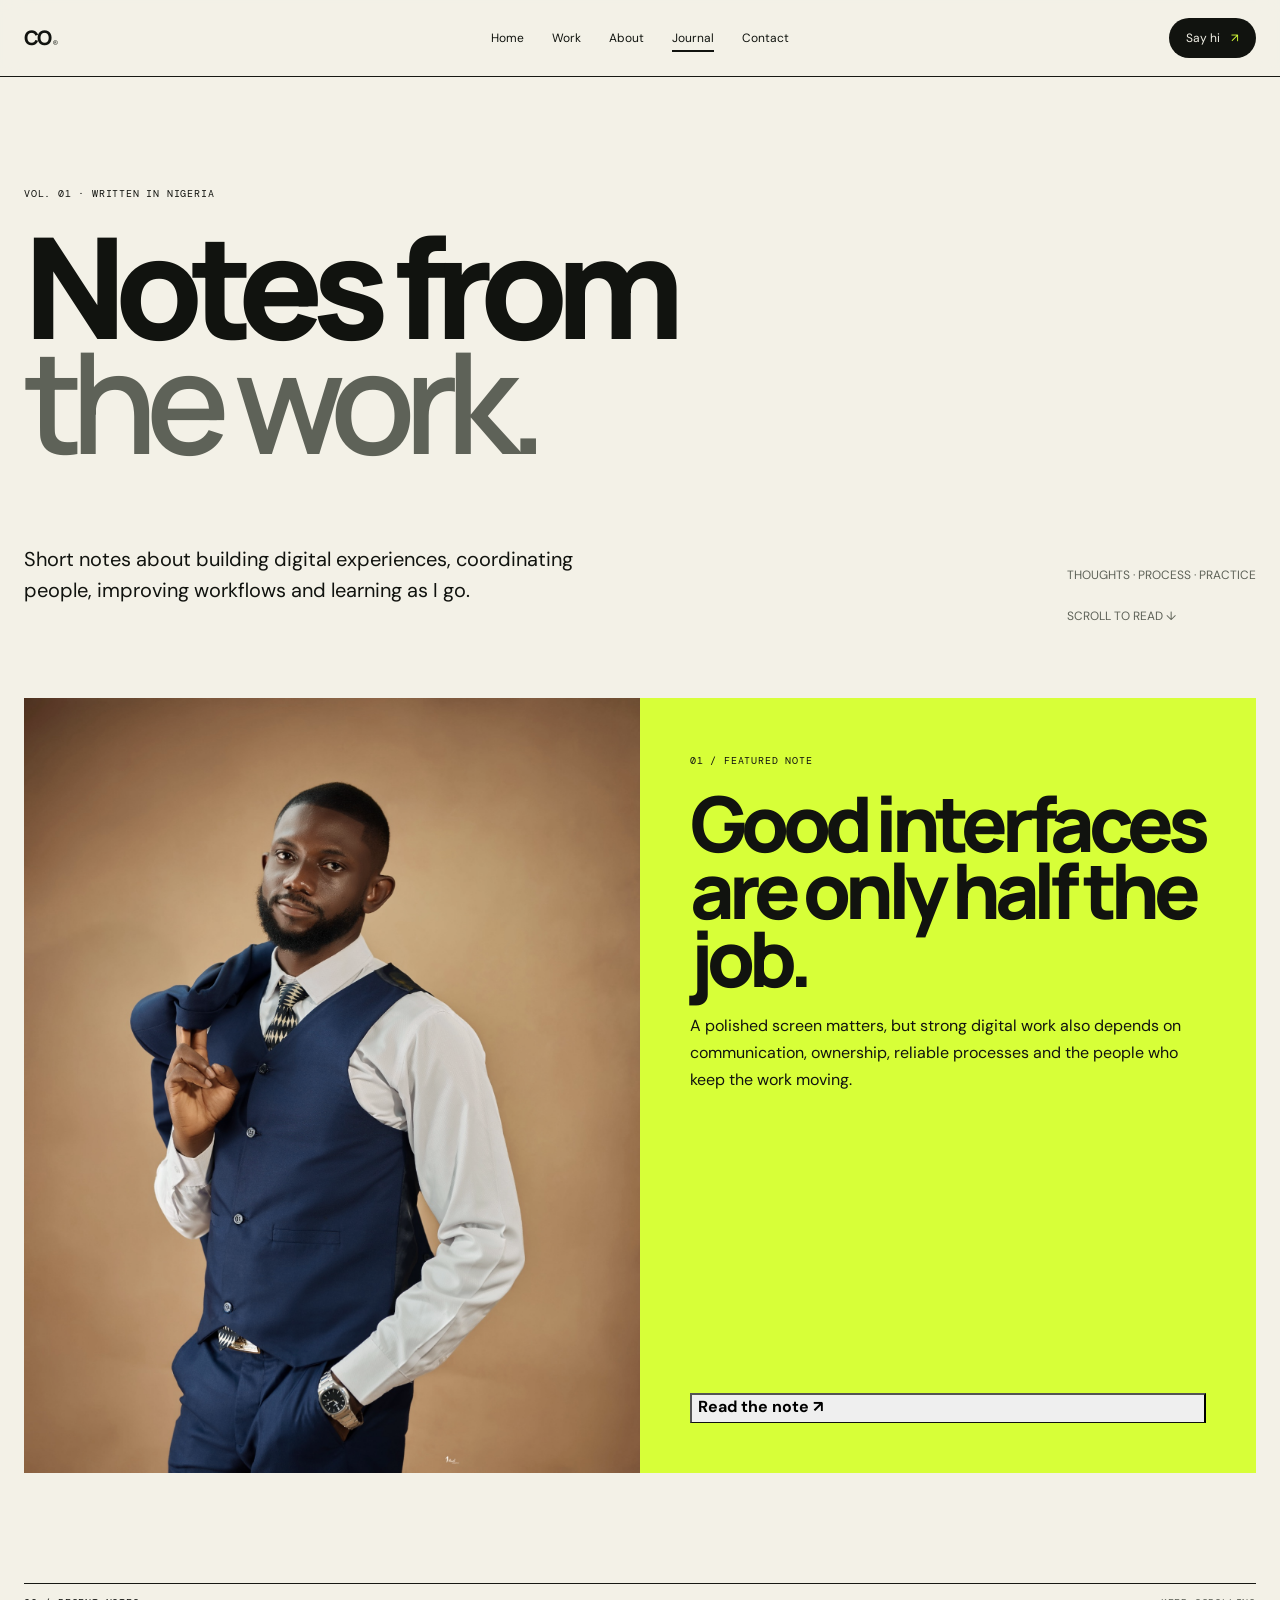
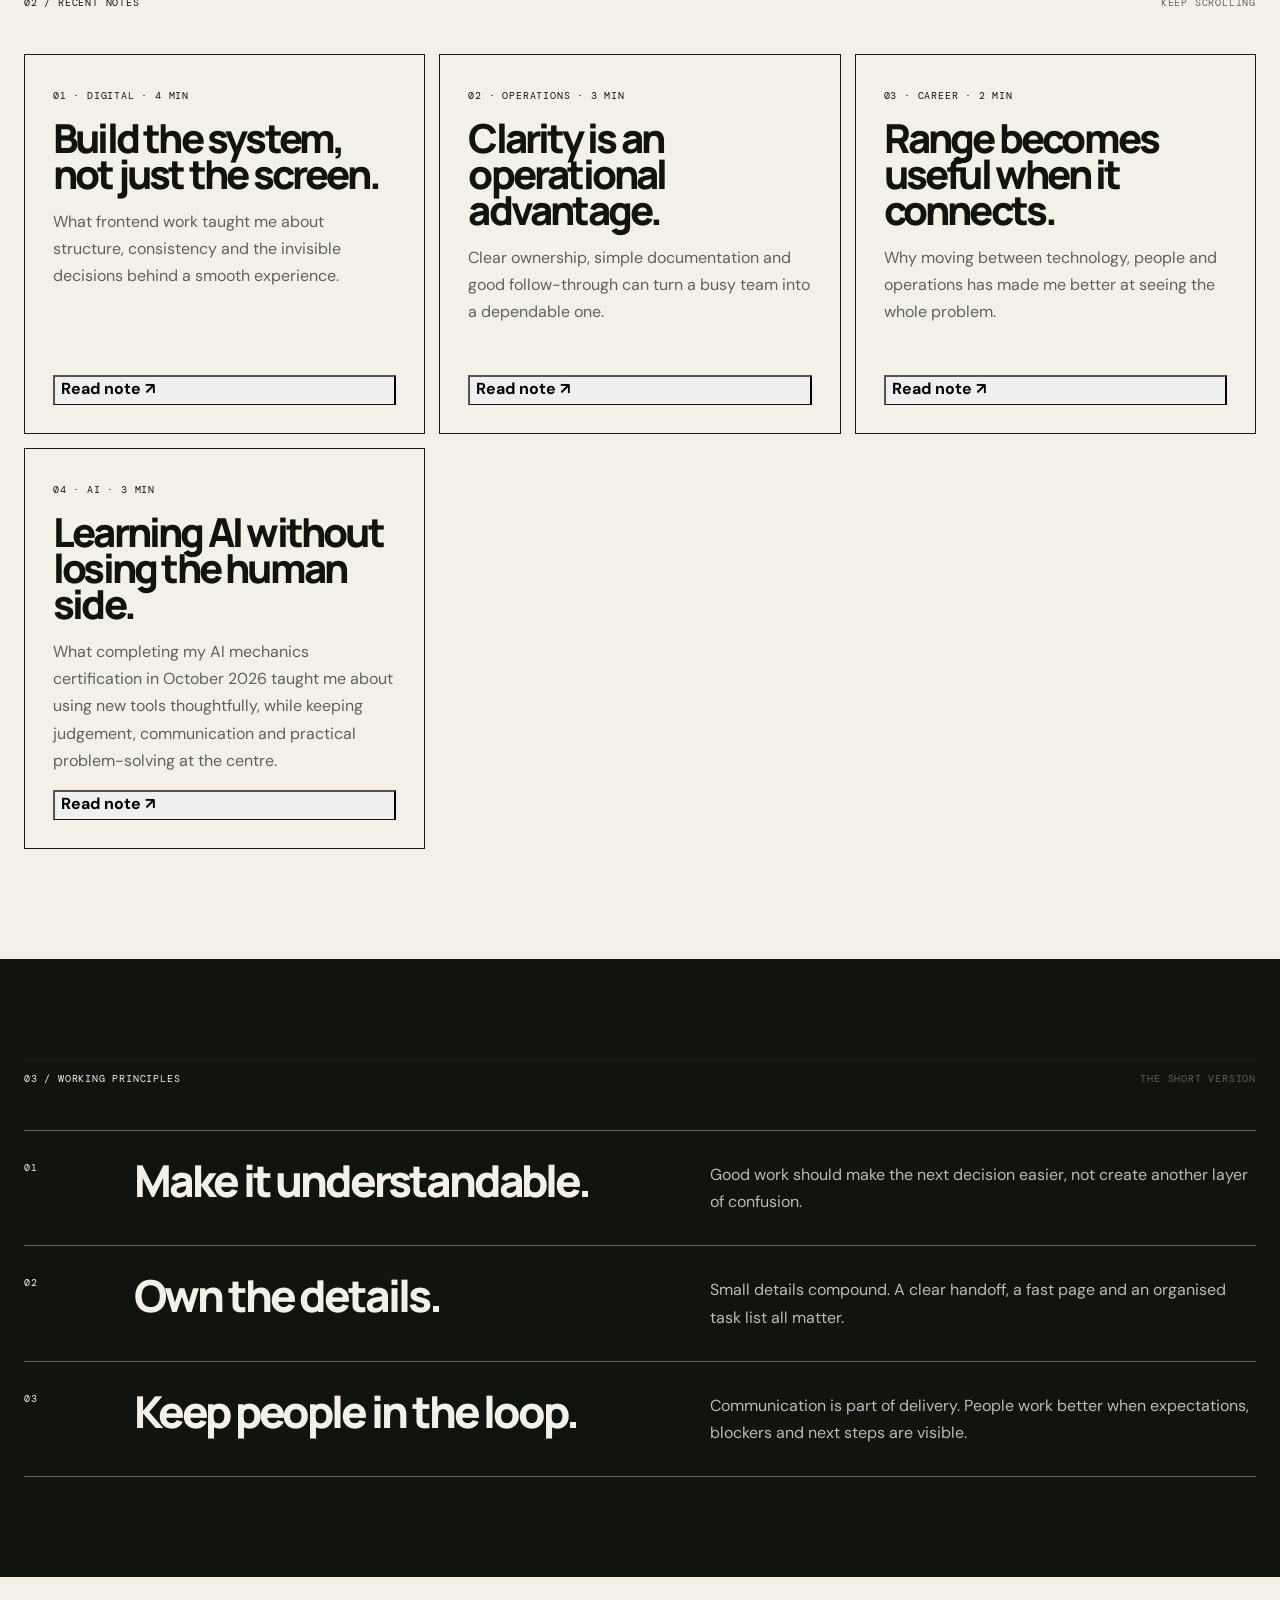
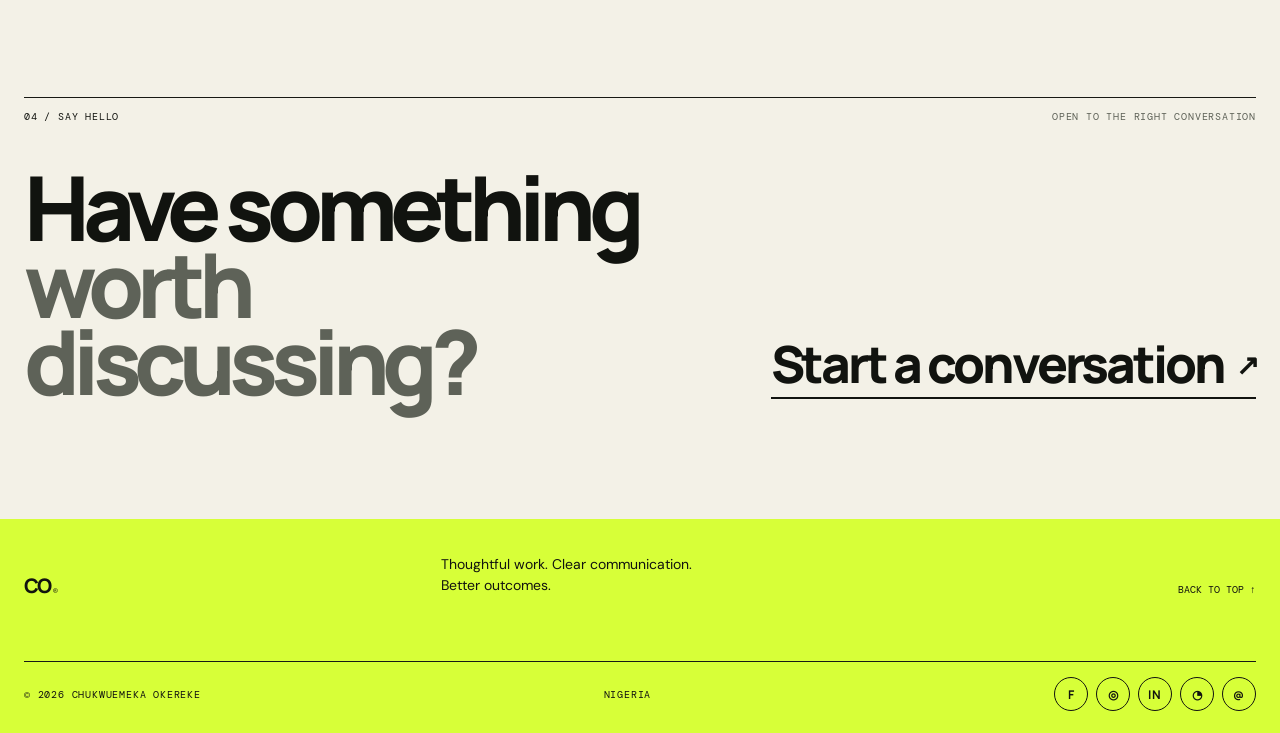
<file: journal.html>
<!DOCTYPE html>

<html lang="en">

<head>
    <meta charset="utf-8" />
    <meta content="width=device-width,initial-scale=1" name="viewport" />
    <title>Journal — Chukwuemeka Okereke</title>
    <link href="style.css" rel="stylesheet" />
    <script defer="" src="js/main.js"></script>
</head>

<body>
    <header class="site-header">
        <div class="nav-shell"><a class="wordmark" href="index.html">CO<span>®</span></a>
            <nav class="main-nav" id="main-nav"><a href="index.html">Home</a><a href="work.html">Work</a><a
                    href="about.html">About</a><a class="active" href="journal.html">Journal</a><a
                    href="contact.html">Contact</a></nav><a class="nav-cta" href="contact.html">Say hi
                <span>↗</span></a><button aria-controls="main-nav" aria-expanded="false" aria-label="Open menu"
                class="menu-toggle"><i></i><i></i></button>
        </div>
    </header>
    <main>
        <section class="page-hero section-wrap">
            <p class="eyebrow">Vol. 01 · Written in Nigeria</p>
            <h1>Notes from<br /><em>the work.</em></h1>
            <div class="page-hero-bottom">
                <p class="lede">Short notes about building digital experiences, coordinating people, improving workflows
                    and learning as I go.</p>
                <div class="mini-note">THOUGHTS · PROCESS · PRACTICE<br /><br />SCROLL TO READ ↓</div>
            </div>
        </section>
        <section class="journal-feature section-wrap">
            <div class="image"><img alt="Chukwuemeka Okereke in a casual setting"
                    src="assets/portraits/chukwuemeka-waistcoat.jpg" /></div>
            <div class="copy">
                <div><span class="mono">01 / FEATURED NOTE</span>
                    <h2>Good interfaces are only half the job.</h2>
                    <p>A polished screen matters, but strong digital work also depends on communication, ownership,
                        reliable processes and the people who keep the work moving.</p>
                </div><button class="text-link journal-open" data-journal="systems">Read the note ↗</button>
            </div>
        </section>
        <section class="notes section-wrap">
            <div class="section-label"><span>02 / RECENT NOTES</span><span>KEEP SCROLLING</span></div>
            <div class="note-grid">
                <article class="note-card">
                    <div><span class="mono">01 · DIGITAL · 4 MIN</span>
                        <h3>Build the system, not just the screen.</h3>
                        <p>What frontend work taught me about structure, consistency and the invisible decisions behind
                            a smooth experience.</p>
                    </div><button class="text-link journal-open" data-journal="frontend">Read note ↗</button>
                </article>
                <article class="note-card">
                    <div><span class="mono">02 · OPERATIONS · 3 MIN</span>
                        <h3>Clarity is an operational advantage.</h3>
                        <p>Clear ownership, simple documentation and good follow-through can turn a busy team into a
                            dependable one.</p>
                    </div><button class="text-link journal-open" data-journal="operations">Read note ↗</button>
                </article>
                <article class="note-card">
                    <div><span class="mono">03 · CAREER · 2 MIN</span>
                        <h3>Range becomes useful when it connects.</h3>
                        <p>Why moving between technology, people and operations has made me better at seeing the whole
                            problem.</p>
                    </div><button class="text-link journal-open" data-journal="range">Read note ↗</button>
                </article>
                <article class="note-card">
                    <div><span class="mono">04 · AI · 3 MIN</span>
                        <h3>Learning AI without losing the human side.</h3>
                        <p>What completing my AI mechanics certification in October 2026 taught me about using new tools
                            thoughtfully, while keeping judgement, communication and practical problem-solving at the
                            centre.</p>
                    </div><button class="text-link journal-open" data-journal="ai">Read note ↗</button>
                </article>
            </div>
        </section>
        <section class="principles">
            <div class="section-wrap">
                <div class="section-label"><span>03 / WORKING PRINCIPLES</span><span>THE SHORT VERSION</span></div>
                <div class="principle"><span class="mono">01</span>
                    <h3>Make it understandable.</h3>
                    <p>Good work should make the next decision easier, not create another layer of confusion.</p>
                </div>
                <div class="principle"><span class="mono">02</span>
                    <h3>Own the details.</h3>
                    <p>Small details compound. A clear handoff, a fast page and an organised task list all matter.</p>
                </div>
                <div class="principle"><span class="mono">03</span>
                    <h3>Keep people in the loop.</h3>
                    <p>Communication is part of delivery. People work better when expectations, blockers and next steps
                        are visible.</p>
                </div>
            </div>
        </section>
        <section class="cta section-wrap">
            <div class="section-label"><span>04 / SAY HELLO</span><span>OPEN TO THE RIGHT CONVERSATION</span></div>
            <div class="cta-grid">
                <div>
                    <h2>Have something<br /><em>worth discussing?</em></h2>
                </div>
                <div class="cta-link"><a class="big-link" href="contact.html">Start a conversation <span>↗</span></a>
                </div>
            </div>
        </section>
    </main>
    <div aria-hidden="true" class="journal-modal" id="journal-modal">
        <div class="journal-modal-backdrop" data-close-journal=""></div>
        <article class="journal-modal-card"><button aria-label="Close" class="journal-close"
                data-close-journal="">×</button><span class="mono" id="journal-modal-label"></span>
            <h2 id="journal-modal-title"></h2>
            <div id="journal-modal-body"></div>
        </article>
    </div>
    <footer class="site-footer">
        <div class="footer-top section-wrap"><a class="wordmark" href="index.html">CO<span>®</span></a>
            <p>Thoughtful work. Clear communication.<br />Better outcomes.</p><a class="back-top" href="#">Back to top
                ↑</a>
        </div>
        <div class="footer-bottom section-wrap"><span>© <span data-year=""></span> CHUKWUEMEKA
                OKEREKE</span><span>NIGERIA</span>
            <div class="social-links"><a href="https://www.facebook.com/castroemeka" target="_blank">f</a><a
                    href="https://www.instagram.com/castroemeka" target="_blank">◎</a><a
                    href="https://www.linkedin.com/in/castroemeka" target="_blank">in</a><a
                    href="https://wa.me/2348140007851" target="_blank">◔</a><a
                    href="mailto:castro.emeka@gmail.com">@</a></div>
        </div>
    </footer>
</body>

</html>
</file>
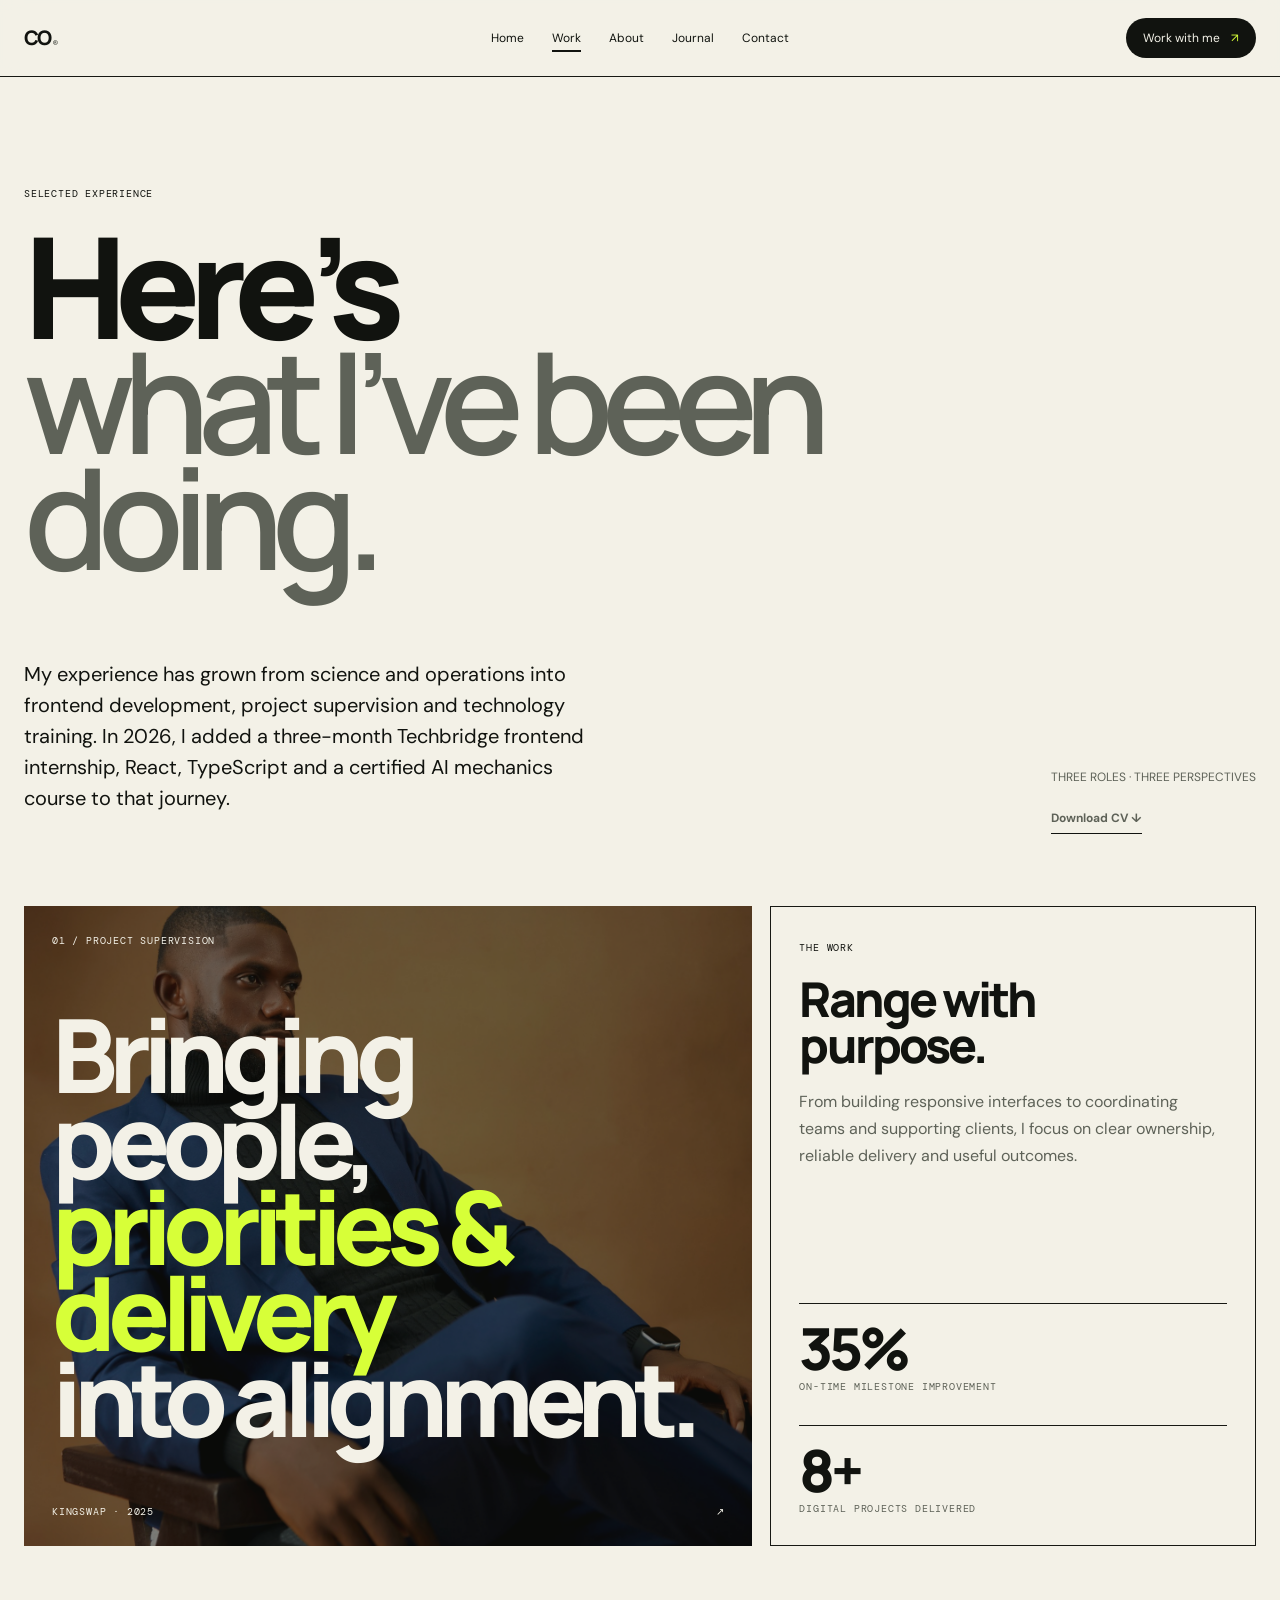
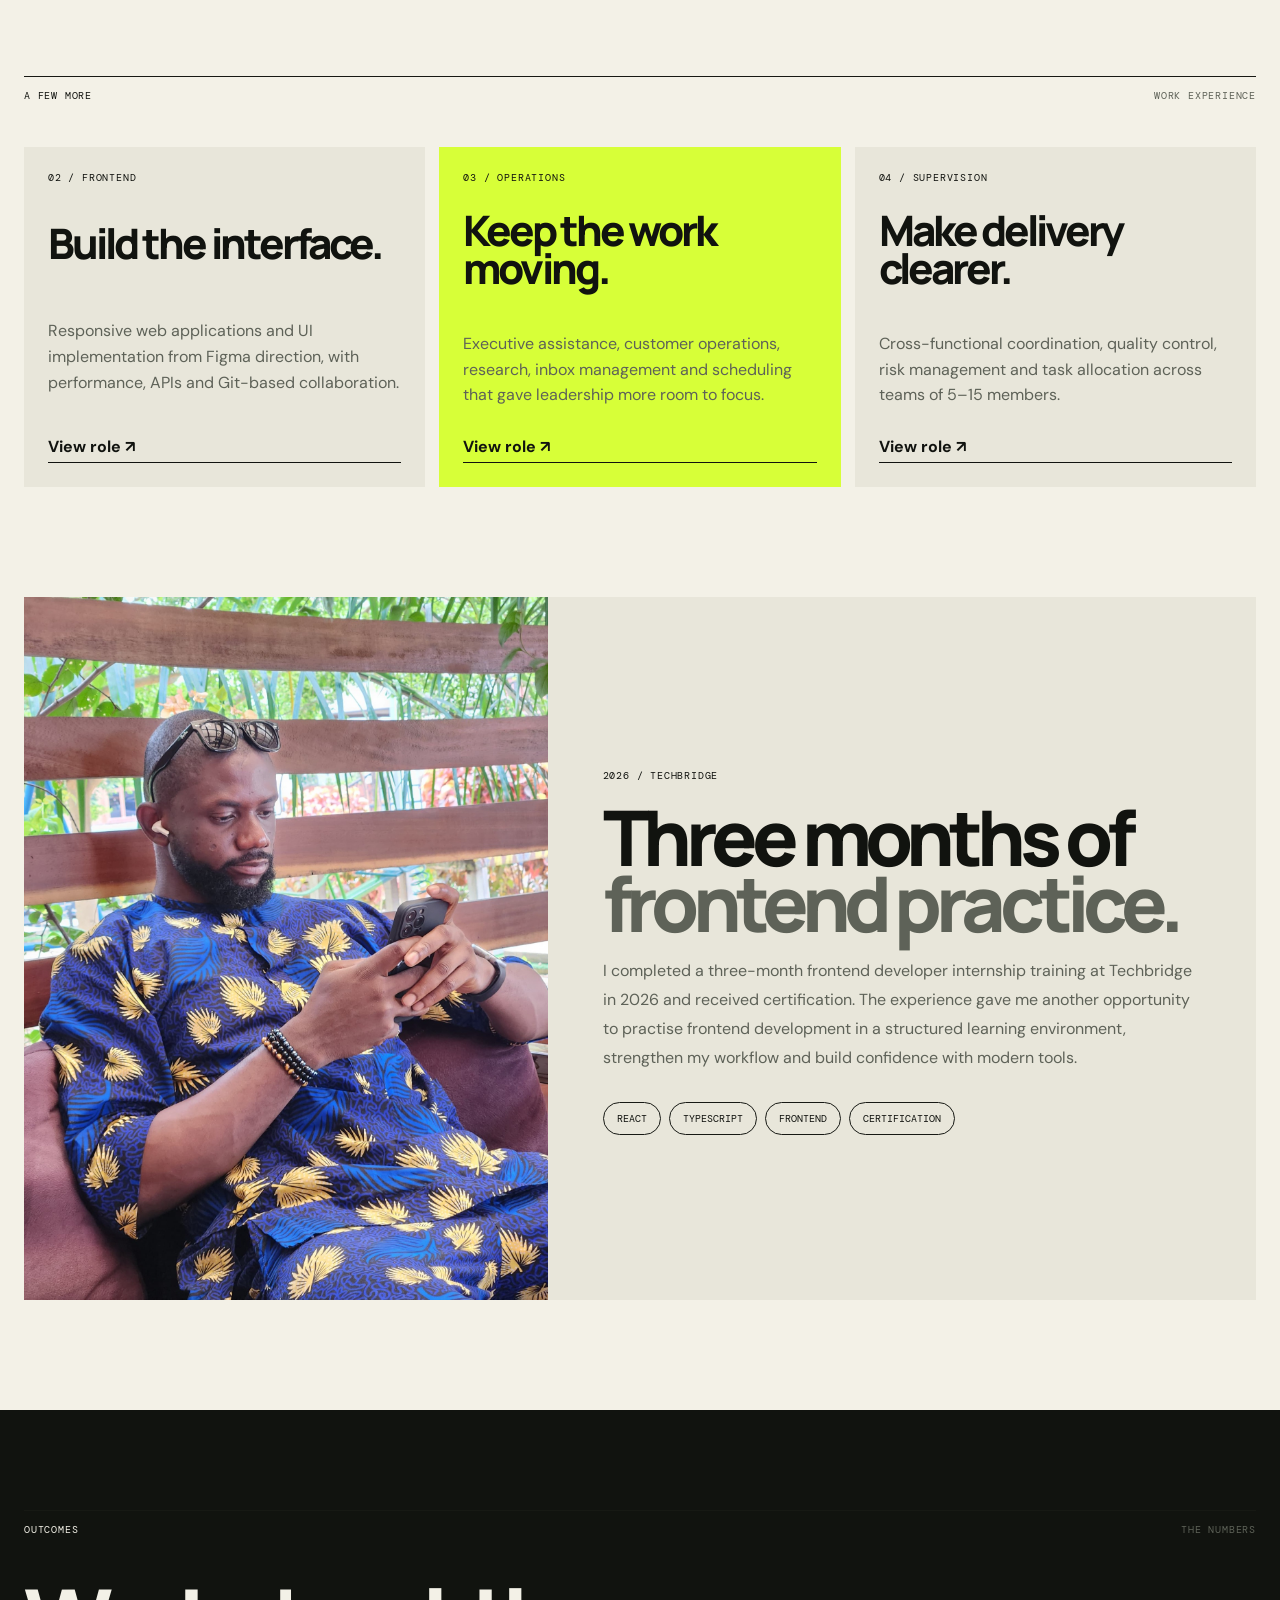
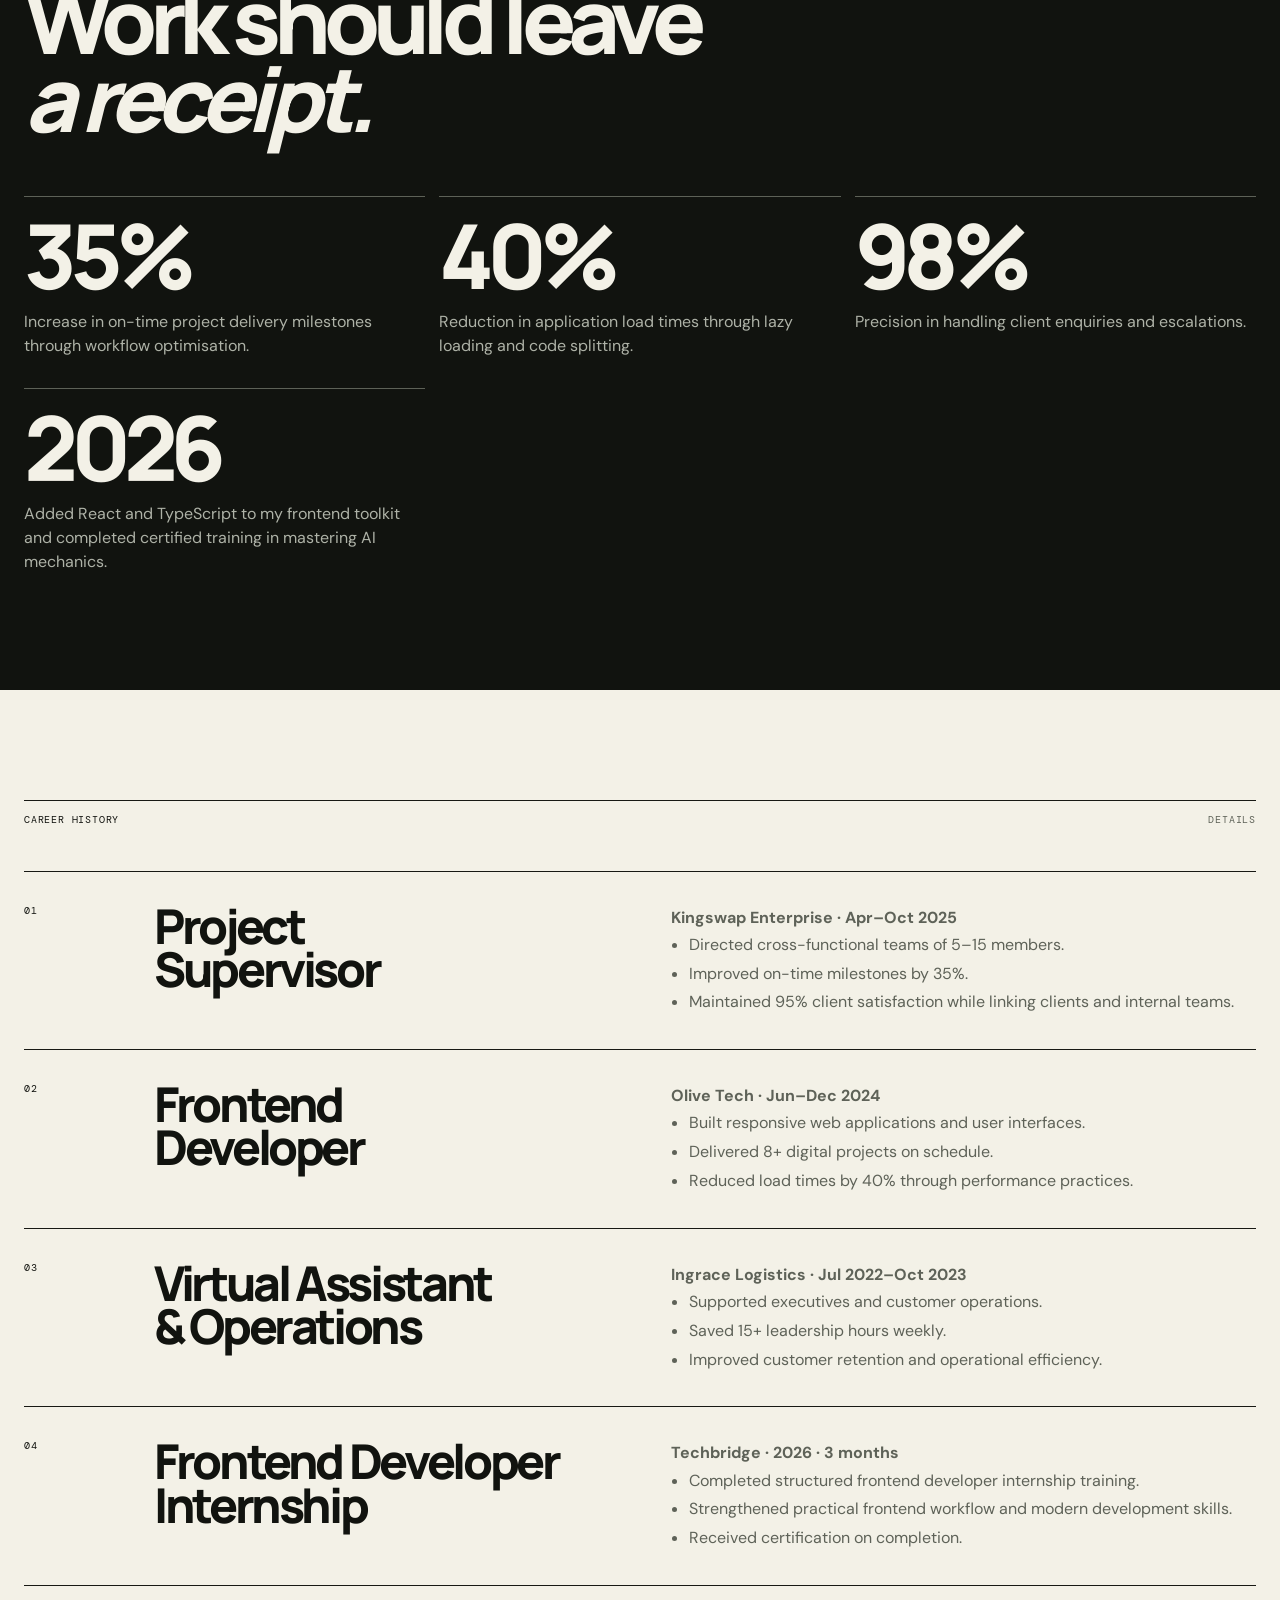
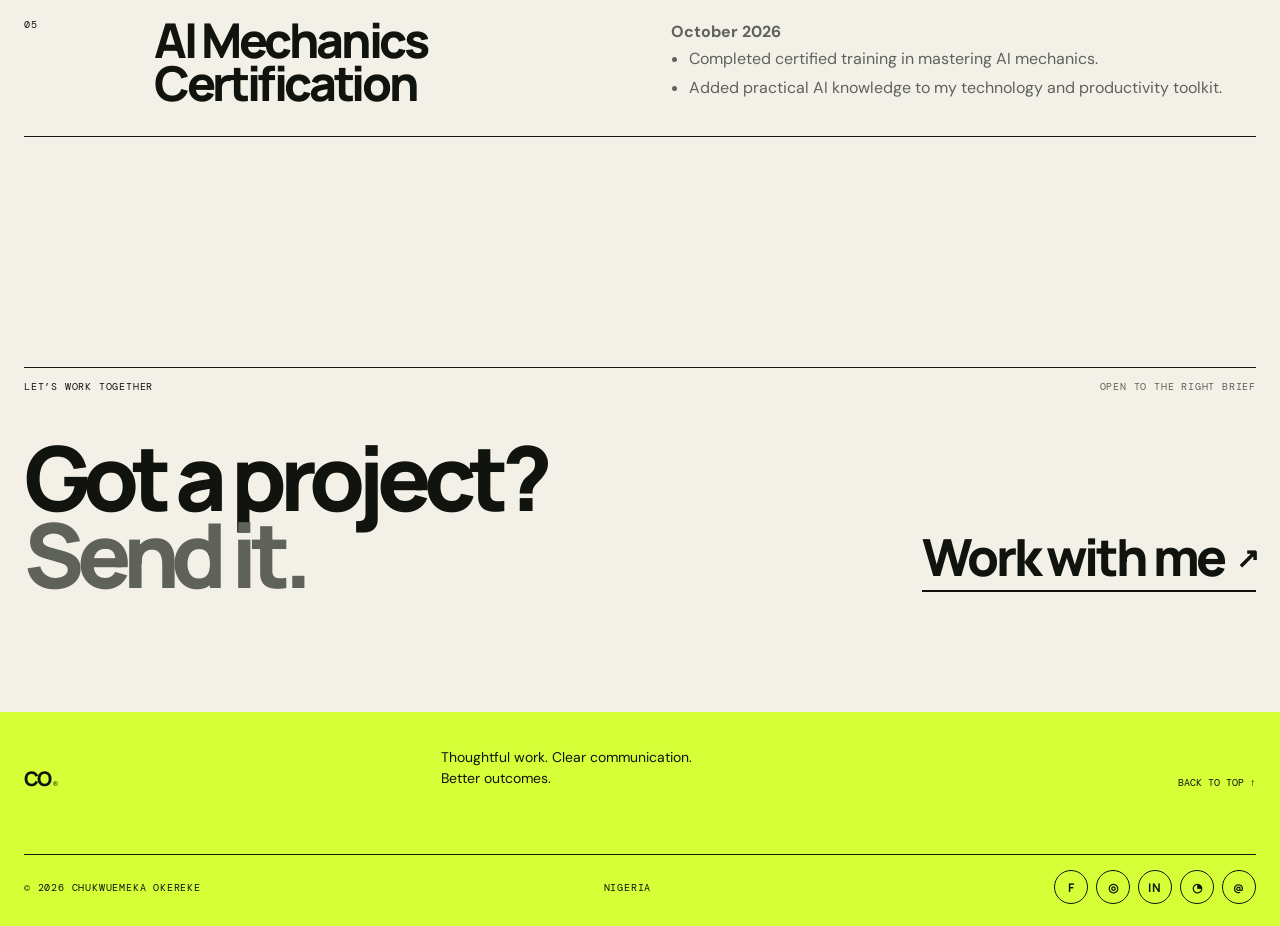
<file: work.html>
<!DOCTYPE html>

<html lang="en">

<head>
    <meta charset="utf-8" />
    <meta content="width=device-width,initial-scale=1" name="viewport" />
    <title>Work — Chukwuemeka Okereke</title>
    <link href="style.css" rel="stylesheet" />
    <script defer="" src="js/main.js"></script>
</head>

<body>
    <header class="site-header">
        <div class="nav-shell"><a class="wordmark" href="index.html">CO<span>®</span></a>
            <nav class="main-nav" id="main-nav"><a href="index.html">Home</a><a class="active"
                    href="work.html">Work</a><a href="about.html">About</a><a href="journal.html">Journal</a><a
                    href="contact.html">Contact</a></nav><a class="nav-cta" href="contact.html">Work with me
                <span>↗</span></a><button aria-controls="main-nav" aria-expanded="false" aria-label="Open menu"
                class="menu-toggle"><i></i><i></i></button>
        </div>
    </header>
    <main>
        <section class="page-hero section-wrap">
            <p class="eyebrow">Selected experience</p>
            <h1>Here’s<br /><em>what I’ve been doing.</em></h1>
            <div class="page-hero-bottom">
                <p class="lede">My experience has grown from science and operations into frontend development, project
                    supervision and technology training. In 2026, I added a three-month Techbridge frontend internship,
                    React, TypeScript and a certified AI mechanics course to that journey.</p>
                <div class="mini-note">THREE ROLES · THREE PERSPECTIVES<br /><br /><a class="text-link"
                        href="assets/Chukwuemeka-Okereke-CV.pdf">Download CV ↓</a></div>
            </div>
        </section>
        <section class="work-reel section-wrap">
            <article class="work-feature"><img alt="Chukwuemeka Okereke formal portrait"
                    src="assets/portraits/chukwuemeka-blue-suit.jpg" />
                <div class="work-feature-content"><span class="mono">01 / PROJECT SUPERVISION</span>
                    <h2>Bringing people,<br /><em>priorities &amp; delivery</em><br />into alignment.</h2>
                    <div class="feature-foot"><span class="mono">KINGSWAP · 2025</span><span class="mono">↗</span></div>
                </div>
            </article>
            <aside class="work-side">
                <div><span class="mono">THE WORK</span>
                    <h3>Range with purpose.</h3>
                    <p>From building responsive interfaces to coordinating teams and supporting clients, I focus on
                        clear ownership, reliable delivery and useful outcomes.</p>
                </div>
                <div>
                    <div class="stat"><strong>35%</strong><span class="stat-label">on-time milestone improvement</span>
                    </div>
                    <div class="stat" style="margin-top:30px"><strong>8+</strong><span class="stat-label">digital
                            projects delivered</span></div>
                </div>
            </aside>
        </section>
        <section class="work-pile section-wrap">
            <div class="section-label"><span>A FEW MORE</span><span>WORK EXPERIENCE</span></div>
            <div class="work-cards">
                <article class="work-card reveal"><span class="mono">02 / FRONTEND</span>
                    <h3>Build the interface.</h3>
                    <p>Responsive web applications and UI implementation from Figma direction, with performance, APIs
                        and Git-based collaboration.</p><a class="text-link" href="#frontend">View role ↗</a>
                </article>
                <article class="work-card reveal"><span class="mono">03 / OPERATIONS</span>
                    <h3>Keep the work moving.</h3>
                    <p>Executive assistance, customer operations, research, inbox management and scheduling that gave
                        leadership more room to focus.</p><a class="text-link" href="#operations">View role ↗</a>
                </article>
                <article class="work-card reveal"><span class="mono">04 / SUPERVISION</span>
                    <h3>Make delivery clearer.</h3>
                    <p>Cross-functional coordination, quality control, risk management and task allocation across teams
                        of 5–15 members.</p><a class="text-link" href="#supervision">View role ↗</a>
                </article>
            </div>
        </section>
        <section class="training-feature section-wrap">
            <div class="training-image reveal"><img alt="Chukwuemeka Okereke in a casual setting"
                    src="assets/portraits/chukwuemeka-casual-photo.jpg" /></div>
            <div class="training-copy"><span class="mono">2026 / TECHBRIDGE</span>
                <h2>Three months of <em>frontend practice.</em></h2>
                <p>I completed a three-month frontend developer internship training at Techbridge in 2026 and received
                    certification. The experience gave me another opportunity to practise frontend development in a
                    structured learning environment, strengthen my workflow and build confidence with modern tools.</p>
                <div class="training-tags">
                    <span>React</span><span>TypeScript</span><span>Frontend</span><span>Certification</span></div>
            </div>
        </section>
        <section class="metrics">
            <div class="section-wrap">
                <div class="section-label"><span>OUTCOMES</span><span>THE NUMBERS</span></div>
                <h2>Work should leave<br /><em>a receipt.</em></h2>
                <div class="metric-grid">
                    <div class="metric"><strong>35%</strong>
                        <p>Increase in on-time project delivery milestones through workflow optimisation.</p>
                    </div>
                    <div class="metric"><strong>40%</strong>
                        <p>Reduction in application load times through lazy loading and code splitting.</p>
                    </div>
                    <div class="metric"><strong>98%</strong>
                        <p>Precision in handling client enquiries and escalations.</p>
                    </div>
                    <div class="metric"><strong>2026</strong>
                        <p>Added React and TypeScript to my frontend toolkit and completed certified training in
                            mastering AI mechanics.</p>
                    </div>
                </div>
            </div>
        </section>
        <section class="work-history section-wrap">
            <div class="section-label"><span>CAREER HISTORY</span><span>DETAILS</span></div>
            <article class="history-item" id="supervision"><span class="mono">01</span>
                <h3>Project<br />Supervisor</h3>
                <div>
                    <p><strong>Kingswap Enterprise · Apr–Oct 2025</strong></p>
                    <ul>
                        <li>Directed cross-functional teams of 5–15 members.</li>
                        <li>Improved on-time milestones by 35%.</li>
                        <li>Maintained 95% client satisfaction while linking clients and internal teams.</li>
                    </ul>
                </div>
            </article>
            <article class="history-item" id="frontend"><span class="mono">02</span>
                <h3>Frontend<br />Developer</h3>
                <div>
                    <p><strong>Olive Tech · Jun–Dec 2024</strong></p>
                    <ul>
                        <li>Built responsive web applications and user interfaces.</li>
                        <li>Delivered 8+ digital projects on schedule.</li>
                        <li>Reduced load times by 40% through performance practices.</li>
                    </ul>
                </div>
            </article>
            <article class="history-item" id="operations"><span class="mono">03</span>
                <h3>Virtual Assistant<br />&amp; Operations</h3>
                <div>
                    <p><strong>Ingrace Logistics · Jul 2022–Oct 2023</strong></p>
                    <ul>
                        <li>Supported executives and customer operations.</li>
                        <li>Saved 15+ leadership hours weekly.</li>
                        <li>Improved customer retention and operational efficiency.</li>
                    </ul>
                </div>
            </article>
            <article class="history-item" id="techbridge"><span class="mono">04</span>
                <h3>Frontend Developer<br />Internship</h3>
                <div>
                    <p><strong>Techbridge · 2026 · 3 months</strong></p>
                    <ul>
                        <li>Completed structured frontend developer internship training.</li>
                        <li>Strengthened practical frontend workflow and modern development skills.</li>
                        <li>Received certification on completion.</li>
                    </ul>
                </div>
            </article>
            <article class="history-item" id="ai-training"><span class="mono">05</span>
                <h3>AI Mechanics<br />Certification</h3>
                <div>
                    <p><strong>October 2026</strong></p>
                    <ul>
                        <li>Completed certified training in mastering AI mechanics.</li>
                        <li>Added practical AI knowledge to my technology and productivity toolkit.</li>
                    </ul>
                </div>
            </article>
        </section>
        <section class="cta section-wrap">
            <div class="section-label"><span>LET’S WORK TOGETHER</span><span>OPEN TO THE RIGHT BRIEF</span></div>
            <div class="cta-grid">
                <div>
                    <h2>Got a project?<br /><em>Send it.</em></h2>
                </div>
                <div class="cta-link"><a class="big-link" href="contact.html">Work with me <span>↗</span></a></div>
            </div>
        </section>
    </main>
    <footer class="site-footer">
        <div class="footer-top section-wrap"><a class="wordmark" href="index.html">CO<span>®</span></a>
            <p>Thoughtful work. Clear communication.<br />Better outcomes.</p><a class="back-top" href="#">Back to top
                ↑</a>
        </div>
        <div class="footer-bottom section-wrap"><span>© <span data-year=""></span> CHUKWUEMEKA
                OKEREKE</span><span>NIGERIA</span>
            <div class="social-links"><a href="https://www.facebook.com/castroemeka" target="_blank">f</a><a
                    href="https://www.instagram.com/castroemeka" target="_blank">◎</a><a
                    href="https://www.linkedin.com/in/castroemeka" target="_blank">in</a><a
                    href="https://wa.me/2348140007851" target="_blank">◔</a><a
                    href="mailto:castro.emeka@gmail.com">@</a></div>
        </div>
    </footer>
</body>

</html>
</file>
<file: style.css>
@import url('https://fonts.googleapis.com/css2?family=DM+Mono:wght@400;500&family=DM+Sans:wght@400;500;600;700&family=Manrope:wght@500;600;700;800&display=swap');

:root {
    --paper: #f3f1e7;
    --ink: #11130f;
    --muted: #5e6258;
    --acid: #d7ff38;
    --line: #171914;
    --soft: #e8e6da;
    --white: #fffdf6;
    --mono: 'DM Mono', monospace;
    --sans: 'Manrope', sans-serif;
    --body: 'DM Sans', sans-serif
}

* {
    box-sizing: border-box
}

html {
    scroll-behavior: smooth
}

body {
    margin: 0;
    background: var(--paper);
    color: var(--ink);
    font-family: var(--body);
    overflow-x: hidden
}

body.welcome-open {
    overflow: hidden
}

a {
    color: inherit;
    text-decoration: none
}

button,
input,
textarea,
select {
    font: inherit
}

.sr-only {
    position: absolute;
    width: 1px;
    height: 1px;
    overflow: hidden;
    clip: rect(0, 0, 0, 0)
}

.section-wrap {
    width: min(1280px, calc(100% - 48px));
    margin-inline: auto
}

.mono,
.eyebrow,
.section-label,
.hero-kicker,
.intro-bottom,
.footer-bottom,
.stat-label,
.work-meta,
.service-no {
    font-family: var(--mono);
    text-transform: uppercase;
    letter-spacing: .08em;
    font-size: 10px
}

.reading-progress {
    position: fixed;
    left: 0;
    top: 0;
    width: 100%;
    height: 3px;
    z-index: 200;
    background: transparent
}

.reading-progress span {
    display: block;
    height: 100%;
    width: 0;
    background: var(--acid)
}

/* welcome */
.intro-screen {
    position: fixed;
    inset: 0;
    z-index: 1000;
    background: var(--acid);
    color: var(--ink);
    display: grid;
    grid-template-rows: auto 1fr auto;
    padding: 22px 26px;
    transition: transform 1.5s cubic-bezier(.8, 0, .15, 1);
    overflow: hidden
}

.intro-screen.is-hidden {
    transform: translateY(-100%);
    pointer-events: none
}

.intro-progress {
    position: absolute;
    left: 0;
    top: 0;
    height: 5px;
    width: 100%;
    background: rgba(17, 19, 15, .12)
}

.intro-progress span {
    display: block;
    width: 0;
    height: 100%;
    background: var(--ink)
}

.intro-top,
.intro-bottom {
    display: flex;
    justify-content: space-between;
    align-items: center;
    position: relative;
    z-index: 4
}

.wordmark {
    font: 800 20px/1 var(--sans);
    letter-spacing: -.08em
}

.wordmark span {
    font: 500 8px var(--mono);
    margin-left: 2px
}

.intro-status {
    display: flex;
    gap: 22px;
    align-items: center
}

.intro-status strong {
    font: 800 14px var(--sans)
}

.intro-gallery {
    position: absolute;
    inset: 0;
    display: grid;
    place-items: center;
    pointer-events: none
}

.intro-photo {
    position: absolute;
    width: min(34vw, 400px);
    aspect-ratio: .77;
    overflow: hidden;
    background: #ddd;
    box-shadow: 38px 42px 0 rgba(17, 19, 15, .08);
    opacity: 0;
    transform: translateY(30px) rotate(-8deg) scale(.94);
    transition: opacity 1.5s ease, transform 5s cubic-bezier(.2, .8, .2, 1)
}

.intro-photo img {
    width: 100%;
    height: 100%;
    object-fit: cover;
    filter: saturate(.85)
}

.intro-photo-a {
    transform: translate(-31vw, -10vh) rotate(-8deg)
}

.intro-photo-b {
    transform: translate(31vw, -8vh) rotate(7deg)
}

.intro-photo-c {
    transform: translate(-28vw, 20vh) rotate(-5deg)
}

.intro-photo-d {
    transform: translate(29vw, 21vh) rotate(6deg)
}

.intro-photo.is-active {
    opacity: 1;
    transform: translate(0, 0) rotate(0) scale(1)
}

.intro-gallery-label {
    position: absolute;
    bottom: 24%;
    left: 50%;
    transform: translateX(-50%);
    white-space: nowrap
}

.intro-center {
    position: relative;
    z-index: 5;
    align-self: center;
    text-align: center;
    max-width: 800px;
    margin-inline: auto
}

.intro-center .eyebrow {
    margin-bottom: 20px
}

.intro-center h1 {
    font: 800 clamp(52px, 8vw, 112px)/.9 var(--sans);
    letter-spacing: -.075em;
    margin: 0 0 30px
}

.intro-center h1 em {
    font-style: normal;
    -webkit-text-stroke: 1px var(--ink);
    color: transparent
}

.welcome-form {
    display: flex;
    justify-content: center;
    gap: 8px
}

.welcome-form input {
    width: min(360px, 70vw);
    border: 0;
    border-bottom: 2px solid var(--ink);
    background: transparent;
    padding: 13px 4px;
    font-size: 16px;
    outline: none
}

.welcome-form input::placeholder {
    color: var(--ink);
    opacity: .6
}

.round-arrow {
    width: 52px;
    height: 52px;
    border: 2px solid var(--ink);
    border-radius: 50%;
    background: var(--ink);
    color: var(--acid);
    cursor: pointer;
    font-size: 20px
}

.skip-intro {
    margin-top: 18px;
    border: 0;
    background: none;
    text-decoration: underline;
    text-underline-offset: 5px;
    cursor: pointer;
    font-size: 12px
}

.intro-bottom {
    align-items: end
}

.intro-bottom span:last-child {
    opacity: .7
}

/* header */
.site-header {
    position: sticky;
    top: 0;
    z-index: 100;
    background: rgba(243, 241, 231, .93);
    backdrop-filter: blur(10px);
    border-bottom: 1px solid var(--line)
}

.nav-shell {
    width: min(1280px, calc(100% - 48px));
    height: 76px;
    margin: auto;
    display: grid;
    grid-template-columns: 1fr auto 1fr;
    align-items: center
}

.main-nav {
    display: flex;
    gap: 28px;
    font-size: 12px
}

.main-nav a {
    position: relative;
    padding: 8px 0
}

.main-nav a:after {
    content: '';
    position: absolute;
    left: 0;
    right: 100%;
    bottom: 2px;
    height: 2px;
    background: var(--ink);
    transition: right .25s
}

.main-nav a:hover:after,
.main-nav a.active:after {
    right: 0
}

.nav-cta {
    justify-self: end;
    background: var(--ink);
    color: var(--paper);
    padding: 12px 17px;
    border-radius: 999px;
    font-size: 12px
}

.nav-cta span {
    color: var(--acid);
    margin-left: 8px
}

.menu-toggle {
    display: none
}

/* common */
.page-hero {
    padding: 100px 0 72px
}

.page-hero .eyebrow {
    margin-bottom: 28px
}

.page-hero h1 {
    font: 800 clamp(64px, 11vw, 150px)/.82 var(--sans);
    letter-spacing: -.085em;
    margin: 0;
    max-width: 1100px
}

.page-hero h1 em {
    font-style: normal;
    color: var(--muted);
    font-weight: 600
}

.page-hero-bottom {
    display: grid;
    grid-template-columns: 1fr 1fr;
    gap: 8%;
    margin-top: 65px;
    align-items: end
}

.lede {
    font-size: 20px;
    line-height: 1.55;
    max-width: 640px
}

.mini-note {
    justify-self: end;
    max-width: 300px;
    font-size: 12px;
    line-height: 1.7;
    color: var(--muted)
}

.section-label {
    display: flex;
    justify-content: space-between;
    border-top: 1px solid var(--line);
    padding-top: 12px;
    margin-bottom: 45px
}

.section-label span:last-child {
    color: var(--muted)
}

.big-link {
    display: inline-flex;
    align-items: center;
    gap: 12px;
    font: 800 clamp(28px, 4vw, 54px)/1 var(--sans);
    letter-spacing: -.06em;
    border-bottom: 2px solid var(--ink);
    padding-bottom: 8px
}

.big-link span {
    font-size: .55em
}

.text-link {
    font-weight: 700;
    border-bottom: 1px solid var(--ink);
    padding-bottom: 5px;
    display: inline-flex;
    gap: 9px
}

.reveal {
    opacity: 0;
    transform: translateY(30px);
    transition: opacity .8s, transform .8s
}

.reveal.is-visible {
    opacity: 1;
    transform: none
}

/* home */
.hero-home {
    padding: 62px 0 0
}

.home-grid {
    display: grid;
    grid-template-columns: 1.2fr .8fr;
    gap: 6%;
    align-items: end
}

.home-title {
    font: 800 clamp(68px, 10.5vw, 150px)/.78 var(--sans);
    letter-spacing: -.09em;
    margin: 0
}

.home-title em {
    font-style: normal;
    color: var(--muted)
}

.home-copy {
    font-size: 18px;
    line-height: 1.65;
    max-width: 460px;
    margin-bottom: 8px
}

.hero-actions {
    display: flex;
    gap: 12px;
    margin-top: 28px;
    flex-wrap: wrap
}

.pill {
    display: inline-flex;
    align-items: center;
    gap: 9px;
    border: 1px solid var(--ink);
    border-radius: 999px;
    padding: 13px 17px;
    font-size: 12px
}

.pill.dark {
    background: var(--ink);
    color: var(--paper)
}

.pill.dark span {
    color: var(--acid)
}

.hero-photo {
    margin: 60px 0 0;
    position: relative;
    height: min(72vw, 690px);
    overflow: hidden;
    background: var(--soft)
}

.hero-photo img {
    width: 100%;
    height: 100%;
    object-fit: cover;
    object-position: center 28%;
    filter: saturate(.8)
}

.hero-photo figcaption {
    position: absolute;
    bottom: 20px;
    left: 20px;
    right: 20px;
    display: flex;
    justify-content: space-between;
    align-items: end;
    color: var(--white);
    mix-blend-mode: normal;
    text-shadow: 0 1px 12px #000
}

.hero-photo figcaption b {
    font-size: 12px
}

.marquee {
    overflow: hidden;
    border-block: 1px solid var(--line);
    padding: 14px 0;
    margin-top: 0;
    background: var(--acid)
}

.marquee-track {
    display: flex;
    gap: 34px;
    white-space: nowrap;
    width: max-content;
    animation: marquee 24s linear infinite;
    font: 800 18px var(--sans);
    letter-spacing: -.03em
}

.marquee-track i {
    font-style: normal
}

.overview {
    padding: 110px 0
}

.overview-grid {
    display: grid;
    grid-template-columns: 1.1fr .9fr;
    gap: 8%
}

.overview h2,
.services h2,
.metrics h2,
.cta h2 {
    font: 800 clamp(52px, 7vw, 100px)/.86 var(--sans);
    letter-spacing: -.08em;
    margin: 0
}

.overview h2 em,
.services h2 em,
.cta h2 em {
    font-style: normal;
    color: var(--muted)
}

.overview-copy {
    font-size: 17px;
    line-height: 1.75
}

.overview-copy p {
    margin-top: 0;
    margin-bottom: 24px
}

.services {
    padding: 80px 0 120px;
    background: var(--ink);
    color: var(--paper)
}

.services .section-label {
    border-color: #72766a
}

.services .section-label span:last-child {
    color: #a8aca0
}

.service-list {
    margin-top: 65px;
    border-top: 1px solid #5d6157
}

.service-row {
    display: grid;
    grid-template-columns: 80px 1fr 1fr;
    gap: 30px;
    padding: 30px 0;
    border-bottom: 1px solid #5d6157;
    align-items: start
}

.service-row h3 {
    font: 700 clamp(28px, 4vw, 54px)/.95 var(--sans);
    letter-spacing: -.06em;
    margin: 0
}

.service-row p {
    max-width: 430px;
    color: #b8bcb1;
    line-height: 1.7;
    margin: 0
}

.service-no {
    color: var(--acid)
}

.career {
    padding: 110px 0
}

.career-head {
    display: flex;
    justify-content: space-between;
    align-items: end;
    gap: 30px;
    margin-bottom: 50px
}

.career h2 {
    font: 800 clamp(52px, 7vw, 100px)/.86 var(--sans);
    letter-spacing: -.08em;
    margin: 0
}

.career h2 em {
    font-style: normal;
    color: var(--muted)
}

.career-row {
    display: grid;
    grid-template-columns: 1fr 2fr 1fr 40px;
    gap: 20px;
    padding: 28px 0;
    border-top: 1px solid var(--line);
    align-items: center
}

.career-row:last-child {
    border-bottom: 1px solid var(--line)
}

.career-row strong {
    font-size: 18px
}

.career-row small {
    display: block;
    color: var(--muted);
    margin-top: 5px
}

.career-row .result {
    font-size: 12px;
    color: var(--muted);
    text-align: right
}

.quote {
    background: var(--acid);
    padding: 100px 0
}

.quote blockquote {
    font: 800 clamp(45px, 7vw, 100px)/.9 var(--sans);
    letter-spacing: -.08em;
    max-width: 1120px;
    margin: 0
}

.quote blockquote em {
    font-style: normal;
    color: var(--muted)
}

.quote cite {
    display: block;
    margin-top: 45px;
    font: 10px var(--mono)
}

.cta {
    padding: 120px 0
}

.cta-grid {
    display: grid;
    grid-template-columns: 1fr .8fr;
    gap: 10%;
    align-items: end
}

.cta p {
    max-width: 400px;
    color: var(--muted);
    line-height: 1.7
}

.cta-link {
    justify-self: end;
    text-align: right
}

/* work */
.work-reel {
    display: grid;
    grid-template-columns: 1.2fr .8fr;
    gap: 18px;
    margin-bottom: 110px
}

.work-feature {
    background: var(--ink);
    color: var(--paper);
    min-height: 640px;
    padding: 28px;
    position: relative;
    overflow: hidden
}

.work-feature img {
    position: absolute;
    inset: 0;
    width: 100%;
    height: 100%;
    object-fit: cover;
    opacity: .46
}

.work-feature-content {
    position: relative;
    z-index: 2;
    height: 100%;
    display: flex;
    flex-direction: column;
    justify-content: space-between
}

.work-feature h2 {
    font: 800 clamp(54px, 8vw, 110px)/.84 var(--sans);
    letter-spacing: -.08em;
    margin: 0;
    max-width: 800px
}

.work-feature h2 em {
    font-style: normal;
    color: var(--acid)
}

.work-feature .feature-foot {
    display: flex;
    justify-content: space-between;
    align-items: end
}

.work-side {
    border: 1px solid var(--line);
    padding: 28px;
    display: flex;
    flex-direction: column;
    justify-content: space-between
}

.work-side h3 {
    font: 800 48px/.95 var(--sans);
    letter-spacing: -.06em;
    margin: 20px 0
}

.work-side p {
    color: var(--muted);
    line-height: 1.7
}

.work-side .stat {
    border-top: 1px solid var(--line);
    padding-top: 18px
}

.stat strong {
    display: block;
    font: 800 58px/.9 var(--sans);
    letter-spacing: -.07em
}

.stat-label {
    color: var(--muted);
    margin-top: 8px
}

.work-pile {
    padding: 20px 0 110px
}

.work-cards {
    display: grid;
    grid-template-columns: repeat(3, 1fr);
    gap: 14px
}

.work-card {
    background: var(--soft);
    padding: 24px;
    min-height: 340px;
    display: flex;
    flex-direction: column;
    justify-content: space-between
}

.work-card:nth-child(2) {
    background: var(--acid)
}

.work-card h3 {
    font: 800 42px/.9 var(--sans);
    letter-spacing: -.07em;
    margin: 15px 0
}

.work-card p {
    color: var(--muted);
    line-height: 1.6
}

.metrics {
    background: var(--ink);
    color: var(--paper);
    padding: 100px 0
}

.metric-grid {
    display: grid;
    grid-template-columns: repeat(3, 1fr);
    gap: 14px;
    margin-top: 60px
}

.metric {
    border-top: 1px solid #5d6157;
    padding-top: 22px
}

.metric strong {
    font: 800 clamp(50px, 7vw, 95px)/.8 var(--sans);
    letter-spacing: -.08em
}

.metric p {
    color: #aeb2a7;
    line-height: 1.5
}

.work-history {
    padding: 110px 0
}

.history-item {
    display: grid;
    grid-template-columns: 100px 1fr 1.2fr;
    gap: 30px;
    padding: 32px 0;
    border-top: 1px solid var(--line)
}

.history-item:last-child {
    border-bottom: 1px solid var(--line)
}

.history-item h3 {
    font: 800 48px/.9 var(--sans);
    letter-spacing: -.07em;
    margin: 0
}

.history-item p {
    line-height: 1.7;
    color: var(--muted);
    margin: 0
}

.history-item ul {
    margin: 0;
    padding-left: 18px;
    color: var(--muted);
    line-height: 1.8
}

/* about */
.about-photo {
    display: grid;
    grid-template-columns: 1fr 1fr;
    gap: 14px;
    margin: 50px 0 120px
}

.about-photo figure {
    margin: 0;
    background: var(--soft);
    height: 600px;
    overflow: hidden
}

.about-photo figure:nth-child(2) {
    height: 460px;
    align-self: end
}

.about-photo img {
    width: 100%;
    height: 100%;
    object-fit: cover
}

.about-copy {
    display: grid;
    grid-template-columns: 1fr 1fr;
    gap: 8%;
    padding-bottom: 110px
}

.about-copy h2 {
    font: 800 clamp(48px, 6vw, 90px)/.87 var(--sans);
    letter-spacing: -.08em;
    margin: 0
}

.about-copy h2 em {
    font-style: normal;
    color: var(--muted)
}

.about-copy .copy {
    line-height: 1.8;
    color: var(--muted);
    font-size: 16px
}

.toolkit {
    background: var(--ink);
    color: var(--paper);
    padding: 100px 0
}

.toolkit .section-label {
    border-color: #5d6157
}

.skill-grid {
    display: grid;
    grid-template-columns: 1fr 1fr;
    gap: 0 8%;
    margin-top: 55px
}

.skill-group {
    border-top: 1px solid #5d6157;
    padding: 24px 0
}

.skill-group h3 {
    font: 800 36px/.95 var(--sans);
    letter-spacing: -.06em;
    margin: 0 0 15px
}

.skill-group p {
    color: #b8bcb1;
    line-height: 1.8;
    margin: 0
}

.education {
    padding: 110px 0
}

.education-row {
    display: grid;
    grid-template-columns: 180px 1fr 1fr;
    gap: 30px;
    border-top: 1px solid var(--line);
    padding: 30px 0
}

.education-row:last-child {
    border-bottom: 1px solid var(--line)
}

.education-row strong {
    font: 800 28px/.95 var(--sans)
}

.education-row p {
    margin: 0;
    color: var(--muted);
    line-height: 1.7
}

/* journal */
.journal-feature {
    display: grid;
    grid-template-columns: 1fr 1fr;
    min-height: 560px;
    margin-bottom: 110px
}

.journal-feature .image {
    background: var(--ink);
    overflow: hidden
}

.journal-feature img {
    width: 100%;
    height: 100%;
    object-fit: cover;
    filter: saturate(.7)
}

.journal-feature .copy {
    background: var(--acid);
    padding: 50px;
    display: flex;
    flex-direction: column;
    justify-content: space-between
}

.journal-feature h2 {
    font: 800 clamp(48px, 6vw, 86px)/.88 var(--sans);
    letter-spacing: -.08em;
    margin: 20px 0
}

.journal-feature p {
    max-width: 500px;
    line-height: 1.7
}

.notes {
    padding-bottom: 110px
}

.note-grid {
    display: grid;
    grid-template-columns: repeat(3, 1fr);
    gap: 14px
}

.note-card {
    border: 1px solid var(--line);
    padding: 28px;
    min-height: 380px;
    display: flex;
    flex-direction: column;
    justify-content: space-between
}

.note-card h3 {
    font: 800 40px/.9 var(--sans);
    letter-spacing: -.07em;
    margin: 16px 0
}

.note-card p {
    color: var(--muted);
    line-height: 1.7
}

.principles {
    background: var(--ink);
    color: var(--paper);
    padding: 100px 0
}

.principle {
    display: grid;
    grid-template-columns: 80px 1fr 1fr;
    gap: 30px;
    padding: 30px 0;
    border-top: 1px solid #5d6157
}

.principle:last-child {
    border-bottom: 1px solid #5d6157
}

.principle h3 {
    font: 800 44px/.9 var(--sans);
    letter-spacing: -.07em;
    margin: 0
}

.principle p {
    color: #b8bcb1;
    line-height: 1.7;
    margin: 0
}

.journal-modal {
    position: fixed;
    inset: 0;
    z-index: 300;
    display: none;
    align-items: center;
    justify-content: center;
    padding: 20px
}

.journal-modal.is-open {
    display: flex
}

.journal-modal-backdrop {
    position: absolute;
    inset: 0;
    background: rgba(17, 19, 15, .78);
    backdrop-filter: blur(8px)
}

.journal-modal-card {
    position: relative;
    z-index: 2;
    background: var(--paper);
    max-width: 780px;
    width: 100%;
    padding: 55px;
    max-height: 85vh;
    overflow: auto
}

.journal-modal-card h2 {
    font: 800 clamp(42px, 6vw, 78px)/.9 var(--sans);
    letter-spacing: -.07em;
    margin: 20px 0
}

.journal-modal-card p {
    line-height: 1.8;
    color: var(--muted)
}

.journal-close {
    position: absolute;
    right: 20px;
    top: 15px;
    border: 0;
    background: none;
    font-size: 30px;
    cursor: pointer
}

/* contact */
.contact-layout {
    display: grid;
    grid-template-columns: 1fr 1fr;
    gap: 8%;
    padding: 40px 0 120px
}

.contact-intro h2 {
    font: 800 clamp(55px, 7vw, 105px)/.85 var(--sans);
    letter-spacing: -.08em;
    margin: 0
}

.contact-intro h2 em {
    font-style: normal;
    color: var(--muted)
}

.contact-intro>p {
    max-width: 470px;
    color: var(--muted);
    line-height: 1.8;
    margin-top: 30px
}

.direct {
    margin-top: 55px;
    border-top: 1px solid var(--line)
}

.direct-row {
    display: flex;
    justify-content: space-between;
    gap: 20px;
    padding: 18px 0;
    border-bottom: 1px solid var(--line);
    font-size: 13px
}

.direct-row span:first-child {
    font: 10px var(--mono);
    text-transform: uppercase
}

.contact-form {
    background: var(--ink);
    color: var(--paper);
    padding: 34px
}

.contact-form h3 {
    font: 800 48px/.9 var(--sans);
    letter-spacing: -.07em;
    margin: 0 0 35px
}

.field {
    margin-bottom: 20px
}

.field label {
    display: block;
    font: 10px var(--mono);
    text-transform: uppercase;
    color: #aeb2a7;
    margin-bottom: 8px
}

.field input,
.field textarea,
.field select {
    width: 100%;
    border: 0;
    border-bottom: 1px solid #666b60;
    background: transparent;
    color: var(--paper);
    padding: 12px 0;
    outline: none
}

.field textarea {
    min-height: 130px;
    resize: vertical
}

.field select option {
    color: var(--ink)
}

.submit {
    border: 0;
    background: var(--acid);
    color: var(--ink);
    padding: 15px 20px;
    border-radius: 999px;
    font-weight: 800;
    cursor: pointer
}

.form-feedback {
    margin-top: 15px;
    font-size: 12px;
    color: #b8bcb1
}

.form-feedback.is-success {
    color: var(--acid)
}

/* footer */
.site-footer {
    background: var(--acid);
    padding: 35px 0 22px
}

.footer-top {
    display: grid;
    grid-template-columns: 1fr 1fr 1fr;
    gap: 20px;
    align-items: end;
    padding-bottom: 65px
}

.footer-top p {
    margin: 0;
    font-size: 14px;
    line-height: 1.5
}

.back-top {
    justify-self: end;
    font: 10px var(--mono);
    text-transform: uppercase
}

.footer-bottom {
    border-top: 1px solid var(--line);
    padding-top: 15px;
    display: flex;
    justify-content: space-between;
    align-items: center;
    gap: 15px
}

.social-links {
    display: flex;
    gap: 8px
}

.social-links a {
    width: 34px;
    height: 34px;
    border: 1px solid var(--ink);
    border-radius: 50%;
    display: grid;
    place-items: center;
    font: 700 12px var(--sans);
    transition: .2s
}

.social-links a:hover {
    background: var(--ink);
    color: var(--acid)
}

@keyframes marquee {
    to {
        transform: translateX(-50%)
    }
}

@media(max-width:900px) {
    .nav-shell {
        grid-template-columns: 1fr auto
    }

    .main-nav {
        display: none;
        position: absolute;
        top: 76px;
        left: 0;
        right: 0;
        background: var(--paper);
        border-bottom: 1px solid var(--line);
        padding: 20px 24px;
        flex-direction: column;
        gap: 8px
    }

    .main-nav.is-open {
        display: flex
    }

    .nav-cta {
        display: none
    }

    .menu-toggle {
        display: flex;
        justify-self: end;
        border: 0;
        background: none;
        flex-direction: column;
        gap: 6px
    }

    .menu-toggle i {
        display: block;
        width: 25px;
        height: 2px;
        background: var(--ink)
    }

    .home-grid,
    .page-hero-bottom,
    .overview-grid,
    .cta-grid,
    .contact-layout,
    .about-copy {
        grid-template-columns: 1fr
    }

    .mini-note,
    .cta-link {
        justify-self: start;
        text-align: left
    }

    .work-reel,
    .journal-feature {
        grid-template-columns: 1fr
    }

    .work-cards,
    .note-grid,
    .metric-grid,
    .skill-grid {
        grid-template-columns: 1fr 1fr
    }

    .service-row {
        grid-template-columns: 60px 1fr
    }

    .service-row p {
        grid-column: 2
    }

    .career-row {
        grid-template-columns: 1fr 2fr
    }

    .career-row .result {
        grid-column: 2;
        text-align: left
    }

    .history-item {
        grid-template-columns: 80px 1fr
    }

    .history-item ul {
        grid-column: 2
    }

    .about-photo {
        margin-bottom: 80px
    }

    .footer-top {
        grid-template-columns: 1fr
    }

    .back-top {
        justify-self: start
    }

    .footer-bottom {
        flex-wrap: wrap
    }
}

@media(max-width:600px) {

    .section-wrap,
    .nav-shell {
        width: min(100% - 30px, 1280px)
    }

    .intro-screen {
        padding: 18px 16px
    }

    .intro-photo {
        width: 39vw
    }

    .intro-photo-a {
        transform: translate(-25vw, -18vh) rotate(-8deg)
    }

    .intro-photo-b {
        transform: translate(25vw, -18vh) rotate(7deg)
    }

    .intro-photo-c {
        transform: translate(-24vw, 22vh) rotate(-5deg)
    }

    .intro-photo-d {
        transform: translate(24vw, 22vh) rotate(6deg)
    }

    .intro-gallery-label {
        bottom: 19%;
        font-size: 8px
    }

    .intro-center h1 {
        font-size: 48px
    }

    .intro-bottom {
        font-size: 8px
    }

    .page-hero {
        padding: 70px 0 55px
    }

    .page-hero h1,
    .home-title {
        font-size: 60px
    }

    .hero-photo {
        height: 115vw
    }

    .work-cards,
    .note-grid,
    .metric-grid,
    .skill-grid {
        grid-template-columns: 1fr
    }

    .service-row {
        grid-template-columns: 45px 1fr
    }

    .service-row p {
        grid-column: 2
    }

    .career-row {
        grid-template-columns: 1fr
    }

    .career-row .result {
        grid-column: 1
    }

    .about-photo {
        grid-template-columns: 1fr
    }

    .about-photo figure,
    .about-photo figure:nth-child(2) {
        height: 105vw
    }

    .education-row,
    .principle {
        grid-template-columns: 1fr
    }

    .journal-feature .copy {
        padding: 30px
    }

    .contact-form {
        padding: 25px
    }

    .footer-bottom {
        font-size: 8px
    }

    .social-links {
        width: 100%
    }

    .social-links a {
        width: 30px;
        height: 30px
    }
}

@media(prefers-reduced-motion:reduce) {

    *,
    *::before,
    *::after {
        scroll-behavior: auto !important;
        animation: none !important;
        transition: none !important
    }
}

/* 2026 portfolio update */
.visual-story {
    padding: 100px 0 120px
}

.visual-story-grid {
    display: grid;
    grid-template-columns: 1.45fr .55fr;
    gap: 14px;
    align-items: end
}

.story-main,
.story-side {
    margin: 0;
    position: relative;
    overflow: hidden;
    background: var(--soft)
}

.story-main {
    height: 650px
}

.story-side {
    height: 470px
}

.visual-story figure img {
    width: 100%;
    height: 100%;
    object-fit: cover;
    display: block;
    transition: transform .8s cubic-bezier(.2, .7, .2, 1), filter .5s
}

.visual-story figure:hover img {
    transform: scale(1.04);
    filter: saturate(1.08)
}

.visual-story figcaption,
.credentials-photo figcaption {
    position: absolute;
    left: 20px;
    right: 20px;
    bottom: 20px;
    display: flex;
    justify-content: space-between;
    align-items: end;
    color: var(--white);
    text-shadow: 0 1px 12px #000;
    font-size: 12px
}

.visual-story figcaption span,
.credentials-photo figcaption span {
    font: 10px var(--mono);
    letter-spacing: .08em
}

.visual-story figcaption b,
.credentials-photo figcaption b {
    font-size: 13px
}

.learning-strip {
    padding: 110px 0
}

.learning-grid {
    display: grid;
    grid-template-columns: repeat(3, 1fr);
    gap: 14px
}

.learning-grid article {
    border-top: 1px solid var(--line);
    padding: 24px 0
}

.learning-grid h3 {
    font: 800 42px/.9 var(--sans);
    letter-spacing: -.07em;
    margin: 18px 0
}

.learning-grid p {
    color: var(--muted);
    line-height: 1.75;
    margin: 0;
    max-width: 430px
}

.certifications {
    padding: 100px 0
}

.cert-grid {
    display: grid;
    grid-template-columns: 1fr 1fr;
    gap: 14px
}

.cert-card {
    padding: 30px;
    background: var(--soft);
    min-height: 280px
}

.cert-card:nth-child(2) {
    background: var(--acid)
}

.cert-card h3 {
    font: 800 48px/.9 var(--sans);
    letter-spacing: -.07em;
    margin: 20px 0
}

.cert-card p {
    color: var(--muted);
    line-height: 1.75;
    max-width: 520px
}

.credentials-photo {
    padding: 0 0 110px
}

.credentials-photo figure {
    height: 600px;
    margin: 0;
    position: relative;
    overflow: hidden;
    background: var(--soft)
}

.credentials-photo img {
    width: 100%;
    height: 100%;
    object-fit: cover;
    object-position: center 35%;
    filter: saturate(.85)
}

.training-feature {
    display: grid;
    grid-template-columns: .85fr 1.15fr;
    gap: 0;
    margin-bottom: 110px;
    background: var(--soft)
}

.training-image {
    min-height: 600px;
    overflow: hidden
}

.training-image img {
    width: 100%;
    height: 100%;
    object-fit: cover
}

.training-copy {
    padding: 55px;
    align-self: center
}

.training-copy h2 {
    font: 800 clamp(50px, 6vw, 90px)/.87 var(--sans);
    letter-spacing: -.08em;
    margin: 20px 0
}

.training-copy h2 em {
    font-style: normal;
    color: var(--muted)
}

.training-copy p {
    color: var(--muted);
    line-height: 1.8;
    max-width: 650px
}

.training-tags {
    display: flex;
    gap: 8px;
    flex-wrap: wrap;
    margin-top: 30px
}

.training-tags span {
    border: 1px solid var(--line);
    border-radius: 999px;
    padding: 9px 13px;
    font: 10px var(--mono);
    text-transform: uppercase
}

.contact-layout {
    grid-template-columns: .9fr .55fr 1fr
}

.contact-visual {
    background: var(--ink);
    color: var(--paper);
    padding: 14px;
    align-self: start
}

.contact-visual figure {
    height: 390px;
    margin: 0;
    overflow: hidden
}

.contact-visual img {
    width: 100%;
    height: 100%;
    object-fit: cover;
    filter: grayscale(1)
}

.contact-visual>div {
    padding: 22px 10px 10px
}

.contact-visual p {
    color: #b8bcb1;
    line-height: 1.6;
    margin: 10px 0 0
}

.contact-form {
    height: 100%
}

@media(max-width:900px) {

    .visual-story-grid,
    .training-feature,
    .contact-layout {
        grid-template-columns: 1fr
    }

    .learning-grid {
        grid-template-columns: 1fr 1fr
    }

    .cert-grid {
        grid-template-columns: 1fr
    }

    .contact-visual {
        order: 2
    }

    .contact-form {
        order: 3
    }

    .contact-intro {
        order: 1
    }

    .work-cards {
        grid-template-columns: 1fr 1fr
    }

    .metric-grid {
        grid-template-columns: 1fr 1fr
    }
}

@media(max-width:600px) {
    .story-main {
        height: 105vw
    }

    .story-side {
        height: 110vw
    }

    .learning-grid {
        grid-template-columns: 1fr
    }

    .learning-grid h3,
    .cert-card h3 {
        font-size: 40px
    }

    .credentials-photo figure {
        height: 105vw
    }

    .training-image {
        min-height: 110vw
    }

    .training-copy {
        padding: 30px
    }

    .work-cards,
    .metric-grid {
        grid-template-columns: 1fr
    }

    .contact-visual figure {
        height: 110vw
    }
}
</file>
